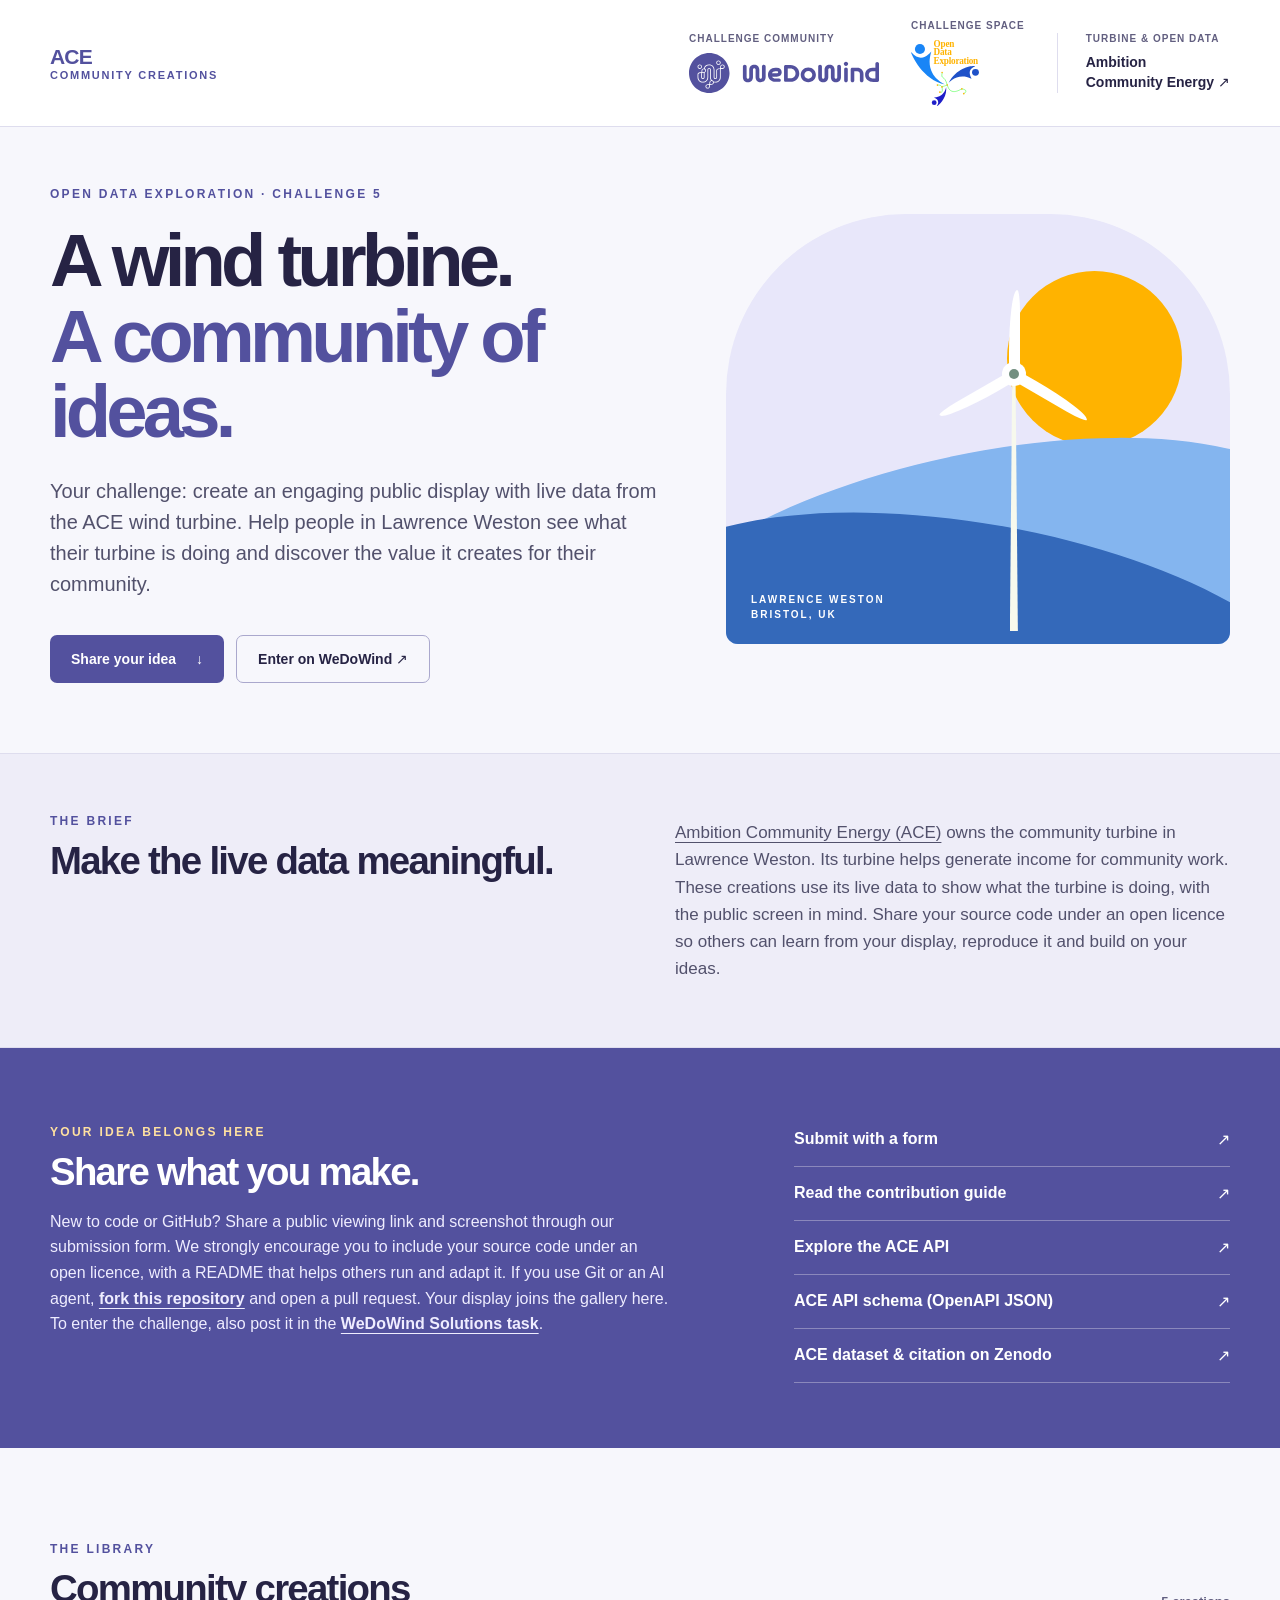
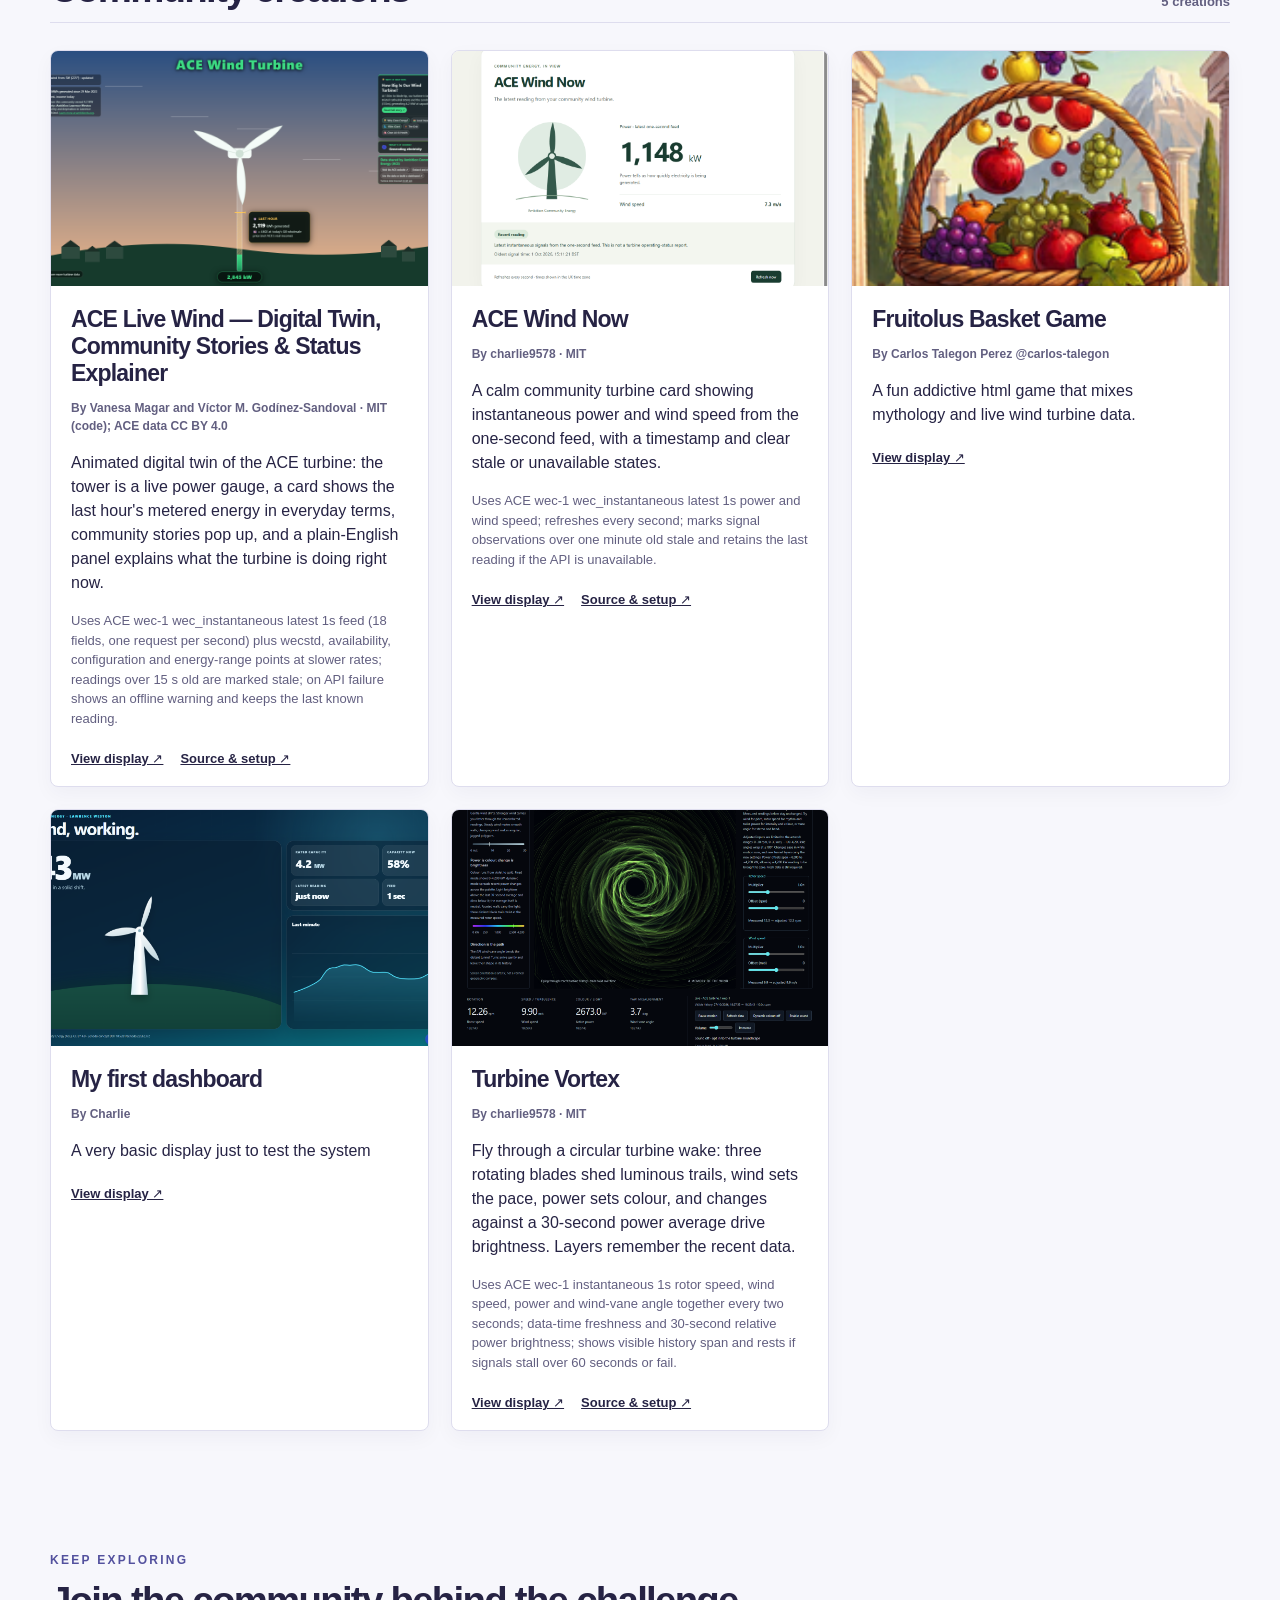
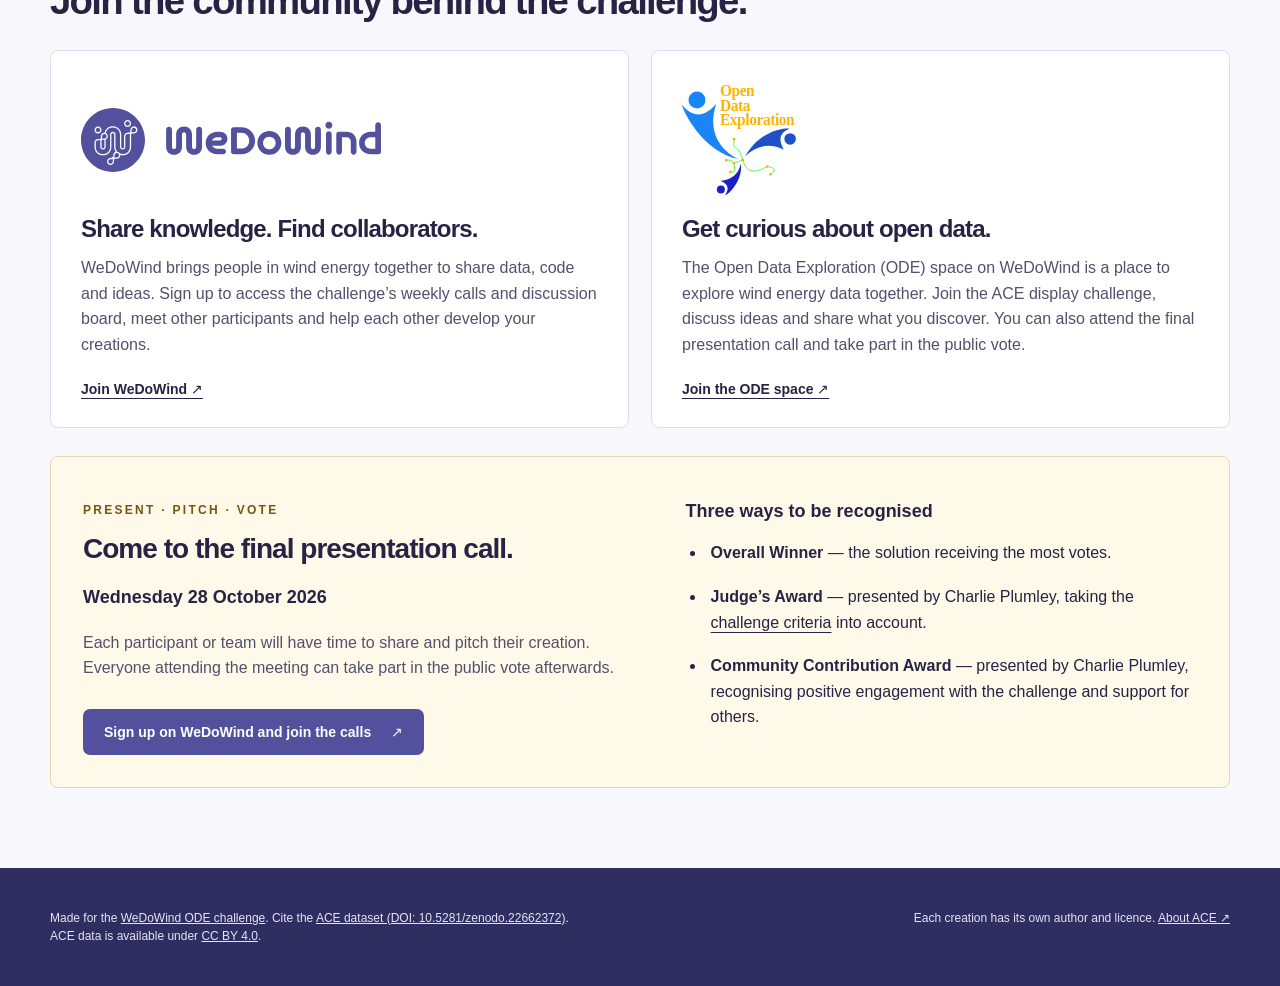
<file: site/index.html>
<!doctype html>
<html lang="en">
<head>
  <meta charset="utf-8">
  <meta name="viewport" content="width=device-width, initial-scale=1">
  <meta name="description" content="Community-created live displays for the ACE wind turbine in Lawrence Weston.">
  <title>ACE turbine · community creations</title>
  <link rel="stylesheet" href="styles.css">
  <script src="main.js" defer></script>
</head>
<body>
  <a class="skip" href="#creations">Skip to creations</a>
  <header class="masthead">
    <div class="shell nav">
      <a class="brand" href="./">ACE <small>community creations</small></a>
      <div class="organisers" aria-label="Challenge community and data provider">
        <a class="organiser wedowind" href="https://community.wedowind.ch/"><span>Challenge community</span><img src="images/brands/wedowind-logo.svg" alt="WeDoWind" width="400" height="85"></a>
        <a class="organiser ode" href="https://community.wedowind.ch/spaces/16737373/content"><span>Challenge space</span><img src="images/brands/ode-logo.svg" alt="Open Data Exploration (ODE)" width="114" height="110"></a>
        <a class="organiser ace" href="https://ambitioncommunityenergy.org/"><span>Turbine &amp; open data</span><strong>Ambition <br>Community Energy ↗</strong></a>
      </div>
    </div>
  </header>
  <main>
    <section class="hero shell" aria-labelledby="hero-title">
      <div class="hero-copy"><p class="eyebrow">Open Data Exploration · Challenge 5</p><h1 id="hero-title">A wind turbine.<br><em>A community of ideas.</em></h1><p class="intro">Your challenge: create an engaging public display with live data from the ACE wind turbine. Help people in Lawrence Weston see what their turbine is doing and discover the value it creates for their community.</p><div class="hero-actions"><a class="button primary" href="#share">Share your idea <span aria-hidden="true">↓</span></a><a class="button secondary" href="https://community.wedowind.ch/posts/open-data-exploration-solutions-107654528">Enter on WeDoWind ↗</a></div></div>
      <div class="hero-art" aria-hidden="true"><div class="sun"></div><div class="hill back"></div><div class="hill front"></div><div class="turbine"><div class="pole"></div><div class="hub"><i></i><i></i><i></i></div></div><div class="art-caption">LAWRENCE WESTON<br>BRISTOL, UK</div></div>
    </section>
    <section class="context"><div class="shell context-grid"><div><p class="eyebrow">The brief</p><h2>Make the live data meaningful.</h2></div><p><a href="https://ambitioncommunityenergy.org/">Ambition Community Energy (ACE)</a> owns the community turbine in Lawrence Weston. Its turbine helps generate income for community work. These creations use its live data to show what the turbine is doing, with the public screen in mind. Share your source code under an open licence so others can learn from your display, reproduce it and build on your ideas.</p></div></section>
    <section id="share" class="contribute" aria-labelledby="share-title"><div class="shell contribute-grid"><div><p class="eyebrow">Your idea belongs here</p><h2 id="share-title">Share what you make.</h2><p>New to code or GitHub? Share a public viewing link and screenshot through our submission form. We strongly encourage you to include your source code under an open licence, with a README that helps others run and adapt it. If you use Git or an AI agent, <a href="https://github.com/WeDoWind/WeDoWind-ODE-ACE-Challenge">fork this repository</a> and open a pull request. Your display joins the gallery here. To enter the challenge, also post it in the <a href="https://community.wedowind.ch/posts/open-data-exploration-solutions-107654528">WeDoWind Solutions task</a>.</p></div><div class="contribute-links"><a href="https://github.com/WeDoWind/WeDoWind-ODE-ACE-Challenge/issues/new?template=creation.yml">Submit with a form <span aria-hidden="true">↗</span></a><a href="https://github.com/WeDoWind/WeDoWind-ODE-ACE-Challenge/blob/main/CONTRIBUTING.md">Read the contribution guide <span aria-hidden="true">↗</span></a><a href="https://ace-api.duckdns.org/docs">Explore the ACE API <span aria-hidden="true">↗</span></a><a href="https://ace-api.duckdns.org/openapi.json">ACE API schema (OpenAPI JSON) <span aria-hidden="true">↗</span></a><a href="https://doi.org/10.5281/zenodo.22662372">ACE dataset &amp; citation on Zenodo <span aria-hidden="true">↗</span></a></div></div></section>
    <section id="creations" class="gallery shell" aria-labelledby="gallery-title"><div class="section-heading"><div><p class="eyebrow">The library</p><h2 id="gallery-title">Community creations</h2></div><p id="count" class="count" aria-live="polite"></p></div><div id="gallery" class="cards" aria-live="polite"><p class="loading">Loading creations…</p></div></section>
    <section class="community shell" aria-labelledby="community-title">
      <p class="eyebrow">Keep exploring</p><h2 id="community-title">Join the community behind the challenge.</h2>
      <div class="community-grid">
        <article class="community-card"><div class="community-logo"><img src="images/brands/wedowind-logo.svg" alt="WeDoWind" width="400" height="85"></div><h3>Share knowledge. Find collaborators.</h3><p>WeDoWind brings people in wind energy together to share data, code and ideas. Sign up to access the challenge’s weekly calls and discussion board, meet other participants and help each other develop your creations.</p><a href="https://community.wedowind.ch/">Join WeDoWind <span aria-hidden="true">↗</span></a></article>
        <article class="community-card"><div class="community-logo"><img class="ode-logo" src="images/brands/ode-logo.svg" alt="Open Data Exploration (ODE)" width="114" height="110"></div><h3>Get curious about open data.</h3><p>The Open Data Exploration (ODE) space on WeDoWind is a place to explore wind energy data together. Join the ACE display challenge, discuss ideas and share what you discover. You can also attend the final presentation call and take part in the public vote.</p><a href="https://community.wedowind.ch/spaces/16737373/content">Join the ODE space <span aria-hidden="true">↗</span></a></article>
      </div>
      <div class="final-call" aria-labelledby="final-call-title">
        <div><p class="eyebrow">Present · pitch · vote</p><h3 id="final-call-title">Come to the final presentation call.</h3><p class="event-date"><time datetime="2026-10-28">Wednesday 28 October 2026</time></p><p>Each participant or team will have time to share and pitch their creation. Everyone attending the meeting can take part in the public vote afterwards.</p><a class="button primary" href="https://community.wedowind.ch/spaces/16737373/content">Sign up on WeDoWind and join the calls <span aria-hidden="true">↗</span></a></div>
        <div class="awards"><h4>Three ways to be recognised</h4><ul><li><strong>Overall Winner</strong> — the solution receiving the most votes.</li><li><strong>Judge’s Award</strong> — presented by Charlie Plumley, taking the <a href="https://community.wedowind.ch/posts/open-data-exploration-challenge-5-ace-public-communication-display">challenge criteria</a> into account.</li><li><strong>Community Contribution Award</strong> — presented by Charlie Plumley, recognising positive engagement with the challenge and support for others.</li></ul></div>
      </div>
    </section>
  </main>
  <footer><div class="shell footer-grid"><p>Made for the <a href="https://community.wedowind.ch/posts/open-data-exploration-challenge-5-ace-public-communication-display">WeDoWind ODE challenge</a>. Cite the <a href="https://doi.org/10.5281/zenodo.22662372">ACE dataset (DOI: 10.5281/zenodo.22662372)</a>. ACE data is available under <a href="https://creativecommons.org/licenses/by/4.0/">CC BY 4.0</a>.</p><p>Each creation has its own author and licence. <a href="https://ambitioncommunityenergy.org/">About ACE ↗</a></p></div></footer>
</body>
</html>
</file>
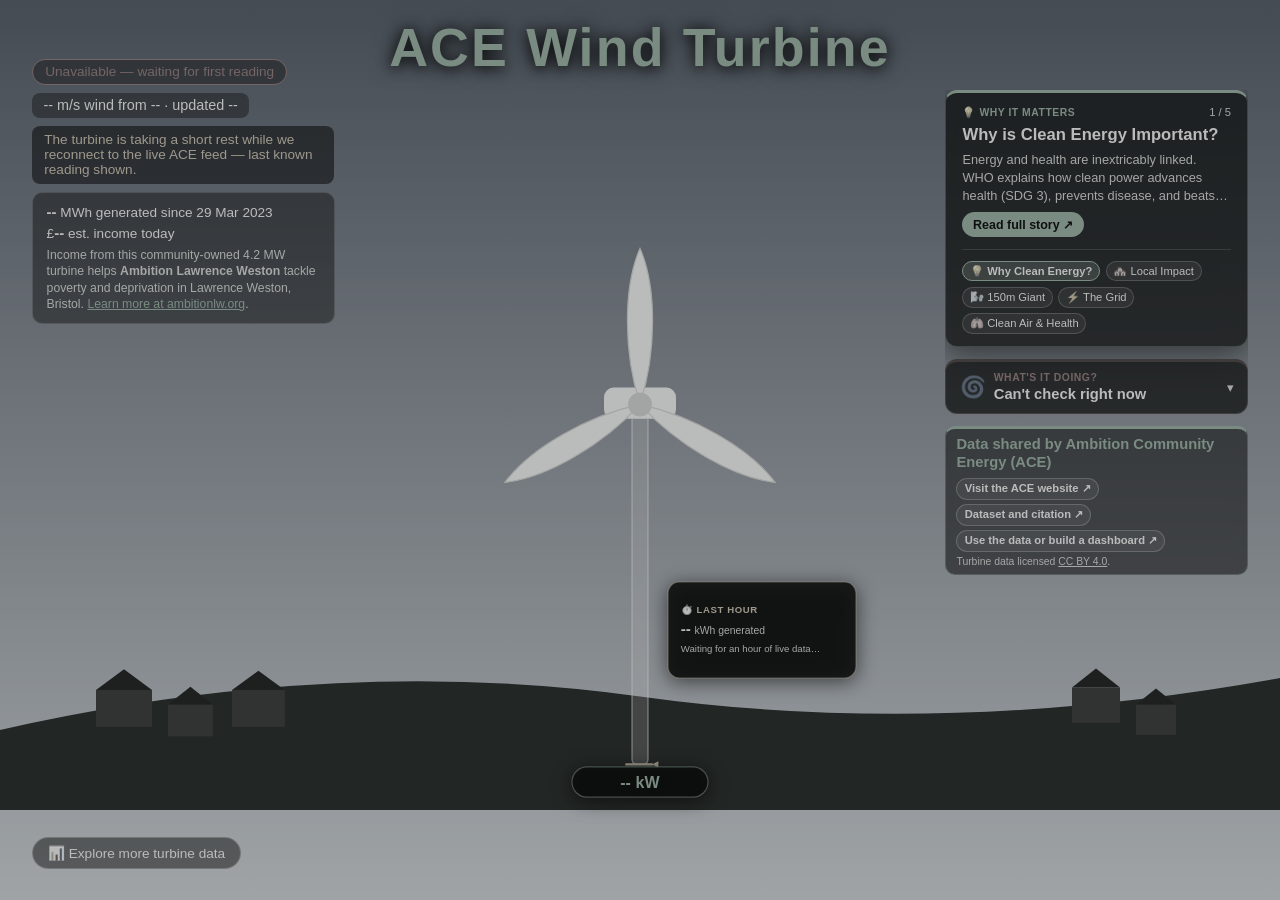
<file: site/creations/ace-live-wind/index.html>
<!doctype html>
<html lang="en">
<head>
  <meta charset="UTF-8" />
  <meta name="viewport" content="width=device-width, initial-scale=1" />
  <title>ACE Live Wind — Digital Twin, Community Stories & Status Explainer</title>
  <meta name="description" content="A live animated digital twin of the Ambition Community Energy (ACE) wind turbine in Lawrence Weston, driven by real-time ACE API data, featuring interactive right-hand text pop-ups exploring why clean energy matters, WHO global health linkages, local community impact, and a plain-English explainer for what the turbine is doing right now." />
  <link rel="stylesheet" href="styles.css" />
</head>
<body>
  <div class="scene" id="scene">
    <div class="sky" id="sky"></div>
    <div class="wind-layer" id="wind-layer" aria-hidden="true"></div>

    <svg class="landscape" viewBox="0 0 1600 900" preserveAspectRatio="xMidYMid meet" role="img"
         aria-label="Animated illustration of the ACE wind turbine overlooking Lawrence Weston">
      <defs>
        <linearGradient id="tower-power-gradient" x1="0" y1="1" x2="0" y2="0">
          <stop offset="0%" stop-color="#1f9e63" />
          <stop offset="100%" stop-color="#3ddc84" />
        </linearGradient>
        <clipPath id="tower-clip">
          <rect x="790" y="393" width="20" height="450" rx="6" />
        </clipPath>
        <!-- Diagonal hatch used for the "last hour" average-output band, so it
             reads as a distinct section of the tower from the live power fill. -->
        <pattern id="hour-avg-pattern" width="8" height="8" patternTransform="rotate(45)" patternUnits="userSpaceOnUse">
          <rect width="8" height="8" fill="rgba(255, 200, 87, 0.16)" />
          <line x1="0" y1="0" x2="0" y2="8" stroke="rgba(255, 200, 87, 0.6)" stroke-width="2" />
        </pattern>
      </defs>

      <path class="hill" d="M0,900 L0,800 Q420,705 800,758 T1600,735 L1600,900 Z" />

      <g class="houses">
        <g transform="translate(120,750)"><rect width="70" height="46" class="house-body" /><polygon points="0,0 35,-26 70,0" class="house-roof" /></g>
        <g transform="translate(210,768)"><rect width="56" height="40" class="house-body" /><polygon points="0,0 28,-22 56,0" class="house-roof" /></g>
        <g transform="translate(290,750)"><rect width="66" height="46" class="house-body" /><polygon points="0,0 33,-24 66,0" class="house-roof" /></g>
        <g transform="translate(1340,747)"><rect width="60" height="44" class="house-body" /><polygon points="0,0 30,-24 60,0" class="house-roof" /></g>
        <g transform="translate(1420,768)"><rect width="50" height="38" class="house-body" /><polygon points="0,0 25,-20 50,0" class="house-roof" /></g>
      </g>

      <!-- Turbine Tower / Live Active Power Generation Gauge -->
      <g class="tower-gauge" id="tower-gauge" aria-label="Turbine tower active power generation gauge">
        <!-- Tower track background (4.2 MW capacity) -->
        <rect x="790" y="393" width="20" height="450" rx="6" class="tower-track" />
        <!-- Last-hour average-output band (hatched) and live active power fill
             (solid), both rising from the base against the same 0–4.2 MW scale
             as the tower itself. Last-hour kWh is converted to an equivalent
             average kW (kWh ÷ 1h) so it can share this scale — see
             updateHourPanel() in app.js. -->
        <g clip-path="url(#tower-clip)">
          <rect id="hour-avg-fill" x="790" y="843" width="20" height="0" class="tower-hour-avg-fill" />
          <rect id="meter-fill" x="790" y="843" width="20" height="0" class="tower-fill" />
        </g>
        <!-- Tower outer border -->
        <rect x="790" y="393" width="20" height="450" rx="6" class="tower-outline" />

        <!-- Always-visible marker for the last-hour average level, so it stays
             readable even when the live fill currently covers that height. -->
        <g id="hour-avg-marker" class="hour-avg-marker" aria-hidden="true">
          <line id="hour-avg-marker-line" x1="783" y1="843" x2="815" y2="843" class="hour-avg-marker-line" />
          <polygon id="hour-avg-marker-arrow" points="815,843 823,839 823,847" class="hour-avg-marker-arrow" />
        </g>

        <!-- Live active power badge directly under the tower -->
        <g class="tower-power-badge" transform="translate(800, 865)">
          <rect x="-85" y="-19" width="170" height="38" rx="19" class="tower-power-bg" />
          <text text-anchor="middle" dominant-baseline="central" class="tower-power-text">
            <tspan id="power-value" class="tower-power-val">--</tspan>
            <tspan class="tower-power-unit"> kW</tspan>
          </text>
        </g>

        <!-- "Last hour" energy card: floats beside the tower, positioned
             below the rotor's full sweep circle (radius ~195 around the hub
             at 800,393) so the spinning blades never pass over it. The
             dashed marker line above shows where this sits on the tower's
             own 0–4.2 MW scale; this card spells out the exact kWh plus a
             few relatable equivalences (see buildHourMessages() in app.js).
             Text lives in a foreignObject (plain HTML) rather than SVG
             <text>, so it wraps naturally instead of overflowing the card. -->
        <g class="tower-hour-card" transform="translate(835, 615)" aria-label="Electricity generated in the last hour">
          <rect x="0" y="0" width="235" height="120" rx="14" class="tower-hour-card-bg" />
          <foreignObject x="0" y="0" width="235" height="120">
            <div xmlns="http://www.w3.org/1999/xhtml" class="tower-hour-card-content">
              <div class="tower-hour-card-label">⏱️ LAST HOUR</div>
              <div class="tower-hour-card-value">
                <span id="hour-energy-value" class="tower-hour-card-num">--</span>
                <span class="tower-hour-card-unit"> kWh generated</span>
              </div>
              <div class="tower-hour-card-ticker" id="hour-ticker-text">Waiting for an hour of live data…</div>
            </div>
          </foreignObject>
        </g>
      </g>
      <g id="yaw-group">
        <rect x="755" y="372" width="90" height="39" rx="12" class="nacelle" />
        <g id="rotor" class="rotor">
          <path class="blade" d="M800,393 C779,327 779,246 800,198 C821,246 821,327 800,393 Z" />
          <path class="blade" d="M800,393 C779,327 779,246 800,198 C821,246 821,327 800,393 Z" transform="rotate(120 800 393)" />
          <path class="blade" d="M800,393 C779,327 779,246 800,198 C821,246 821,327 800,393 Z" transform="rotate(240 800 393)" />
          <circle cx="800" cy="393" r="15" class="hub" />
        </g>
      </g>
    </svg>

    <h1 class="scene-title">ACE Wind Turbine</h1>

    <!-- Right-hand rail: story dock, status explainer, and credits all stack in one
         flex column so none of them can ever overlap, regardless of content length. -->
    <div class="right-rail">
      <!-- Story & "Why?" dock -->
      <aside class="story-dock" id="story-dock" aria-label="Community Stories and Why Clean Energy Matters">
        <div class="story-dock-top">
          <span class="story-dock-badge">💡 WHY IT MATTERS</span>
          <span class="story-dock-counter" id="story-dock-counter" aria-live="off">1 / 5</span>
        </div>

        <div class="story-dock-teaser" id="story-dock-teaser">
          <h2 class="story-dock-title" id="teaser-title">Why Clean Energy?</h2>
          <p class="story-dock-snippet" id="teaser-snippet">
            Energy and health are inextricably linked. WHO explains how clean power advances health (SDG 3) and beats poverty…
          </p>
          <button type="button" class="story-dock-btn" id="teaser-read-btn">
            Read full story ↗
          </button>
        </div>

        <div class="story-pills" role="tablist" aria-label="Choose story topic">
          <button type="button" class="story-pill active" data-story-id="why-clean-energy" role="tab" aria-selected="true">💡 Why Clean Energy?</button>
          <button type="button" class="story-pill" data-story-id="community-wealth" role="tab" aria-selected="false">🏘️ Local Impact</button>
          <button type="button" class="story-pill" data-story-id="turbine-scale" role="tab" aria-selected="false">🌬️ 150m Giant</button>
          <button type="button" class="story-pill" data-story-id="grid-connection" role="tab" aria-selected="false">⚡ The Grid</button>
          <button type="button" class="story-pill" data-story-id="clean-air" role="tab" aria-selected="false">🫁 Clean Air & Health</button>
        </div>
      </aside>

      <!-- "What's it doing right now?" status explainer -->
      <aside class="status-dock" id="status-dock" aria-label="What the turbine is doing right now">
        <button type="button" class="status-dock-header" id="status-dock-toggle" aria-expanded="false" aria-controls="status-dock-body">
          <span class="status-dock-icon" id="status-dock-icon" aria-hidden="true">🌀</span>
          <span class="status-dock-heading">
            <span class="status-dock-label">WHAT'S IT DOING?</span>
            <span class="status-dock-headline" id="status-dock-headline">Checking…</span>
          </span>
          <span class="status-dock-chevron" id="status-dock-chevron" aria-hidden="true">▾</span>
        </button>

        <div class="status-dock-body" id="status-dock-body" hidden>
          <p class="status-dock-explain" id="status-dock-explain">
            Waiting for a live reading from the turbine…
          </p>

          <button type="button" class="status-dock-specs-toggle" id="status-dock-specs-toggle" aria-expanded="false" aria-controls="status-dock-specs">
            Show turbine specs ▾
          </button>
          <div class="status-dock-specs" id="status-dock-specs" hidden>
            <dl class="status-dock-specs-list" id="status-dock-specs-list">
              <div class="status-dock-specs-row"><dt>Model</dt><dd id="spec-model">--</dd></div>
              <div class="status-dock-specs-row"><dt>Serial number</dt><dd id="spec-serial">--</dd></div>
              <div class="status-dock-specs-row"><dt>Rated power</dt><dd id="spec-power">--</dd></div>
              <div class="status-dock-specs-row"><dt>In operation since</dt><dd id="spec-commissioned">--</dd></div>
              <div class="status-dock-specs-row"><dt>Location</dt><dd id="spec-location">--</dd></div>
            </dl>

            <p class="status-dock-specs-note">
              Live from ACE's API. <strong>"EP3-CS02"</strong> is Enercon's
              control-platform code for this Enercon E-115 EP3 turbine.
            </p>
            <dl class="status-dock-specs-list status-dock-specs-list--reference">
              <div class="status-dock-specs-row"><dt>Rotor diameter</dt><dd>115.7 m</dd></div>
              <div class="status-dock-specs-row"><dt>Swept area</dt><dd>10,515.5 m²</dd></div>
              <div class="status-dock-specs-row"><dt>Hub height</dt><dd>92 m</dd></div>
              <div class="status-dock-specs-row"><dt>Tip height</dt><dd>150 m</dd></div>
            </dl>
            <p class="status-dock-specs-note">
              Enercon E-115 dimensions, from Enercon's own data sheet and
              Wikipedia's sourced technical summary for this turbine — not
              pulled from ACE's live API.
              <a href="https://en.wikipedia.org/wiki/Ambition_Community_Energy" target="_blank" rel="noopener">Wikipedia ↗</a>
              ·
              <a href="https://pdf.archiexpo.com/viewerCatalog/enercon/data-sheets-enercon/88093-354545-_21.html#open" target="_blank" rel="noopener">Enercon E-115 data sheet ↗</a>
            </p>
          </div>
        </div>
      </aside>

      <!-- Credits and outbound links -->
      <div class="credits-box">
        <p class="credits-title">Data shared by Ambition Community Energy (ACE)</p>
        <div class="credits-links">
          <a class="credits-link" href="https://ambitioncommunityenergy.org/" target="_blank" rel="noopener">Visit the ACE website ↗</a>
          <a class="credits-link" href="https://doi.org/10.5281/zenodo.22662372" target="_blank" rel="noopener">Dataset and citation ↗</a>
          <a class="credits-link" href="https://ace-api.duckdns.org/dashboard/" target="_blank" rel="noopener">Use the data or build a dashboard ↗</a>
        </div>
        <p class="credits-fineprint">
          Turbine data licensed <a href="https://creativecommons.org/licenses/by/4.0/" target="_blank" rel="noopener">CC BY 4.0</a>.
        </p>
      </div>
    </div>

    <!-- Left-hand side live status & mission overlay -->
    <div class="overlay">
      <div class="freshness" id="freshness" role="status">Connecting…</div>
      <div class="readout">
        <span id="wind-value">--</span> m/s wind from <span id="heading-value">--</span> · updated <span id="observed-value">--</span>
      </div>
      <div class="fallback-message" id="fallback-message" hidden>
        The turbine is taking a short rest while we reconnect to the live ACE feed — last known reading shown.
      </div>

      <div class="info-panel">
        <div class="info-stat"><strong id="lifetime-energy">--</strong> MWh generated since 29 Mar 2023</div>
        <div class="info-stat">£<strong id="income-today">--</strong> est. income today</div>
        <p class="mission">
          Income from this community-owned 4.2 MW turbine helps <strong>Ambition Lawrence Weston</strong>
          tackle poverty and deprivation in Lawrence Weston, Bristol.
          <a href="https://www.ambitionlw.org/" target="_blank" rel="noopener">Learn more at ambitionlw.org</a>.
        </p>
      </div>
    </div>

    <!-- Bottom-left: Collapsible 17-signal explorer -->
    <div class="explorer" id="explorer">
      <button type="button" class="explorer-toggle" id="explorer-toggle" aria-expanded="false" aria-controls="explorer-panel">
        📊 Explore more turbine data
      </button>
      <div class="explorer-panel" id="explorer-panel" hidden>
        <label class="explorer-label" for="signal-select">Choose a signal</label>
        <select id="signal-select" class="explorer-select"></select>

        <div class="explorer-value-row">
          <span class="explorer-value" id="signal-value">--</span>
          <span class="explorer-unit" id="signal-unit"></span>
        </div>
        <div class="explorer-freshness" id="signal-freshness">--</div>

        <div class="explorer-chart-wrap">
          <svg id="signal-chart" class="explorer-chart" viewBox="0 0 600 180" preserveAspectRatio="none" role="img" aria-label="Recent history chart for the selected signal"></svg>
          <div class="explorer-chart-status" id="chart-status">Loading history…</div>
        </div>
        <div class="explorer-legend" id="signal-legend" hidden></div>

        <p class="explorer-note">
          History is a recent sample from the live ACE feed, not a guarantee of every reading.
          See this concept's README for each signal's exact source, resolution and update cadence.
        </p>
      </div>
    </div>
  </div>

  <!-- Interactive Story Pop-up Modal -->
  <div class="story-modal-backdrop" id="story-modal-backdrop" hidden>
    <div class="story-modal" id="story-modal" role="dialog" aria-modal="true" aria-labelledby="modal-title">
      <div class="modal-header">
        <div class="modal-tag-row">
          <span class="modal-tag" id="modal-tag">GLOBAL HEALTH & SDGS</span>
        </div>
        <button type="button" class="modal-close" id="modal-close" aria-label="Close story dialog">✕</button>
      </div>

      <div class="modal-title-row">
        <span class="modal-icon" id="modal-icon">💡</span>
        <div>
          <h2 class="modal-title" id="modal-title">Why Clean Energy?</h2>
          <p class="modal-subtitle" id="modal-subtitle">Energy and health are inextricably linked — from global goals to our homes in Lawrence Weston.</p>
        </div>
      </div>

      <div class="modal-sdgs" id="modal-sdgs" aria-label="Related Sustainable Development Goals"></div>

      <div class="modal-body" id="modal-body">
        <!-- Injected dynamically from app.js -->
      </div>

      <div class="modal-links" id="modal-links">
        <!-- Outbound source links injected here -->
      </div>

      <div class="modal-footer">
        <button type="button" class="modal-nav-btn" id="modal-prev-btn">← Previous topic</button>
        <div class="modal-dots" id="modal-dots" aria-hidden="true"></div>
        <button type="button" class="modal-nav-btn" id="modal-next-btn">Next topic →</button>
      </div>
    </div>
  </div>

  <script type="module" src="app.js"></script>
</body>
</html>
</file>
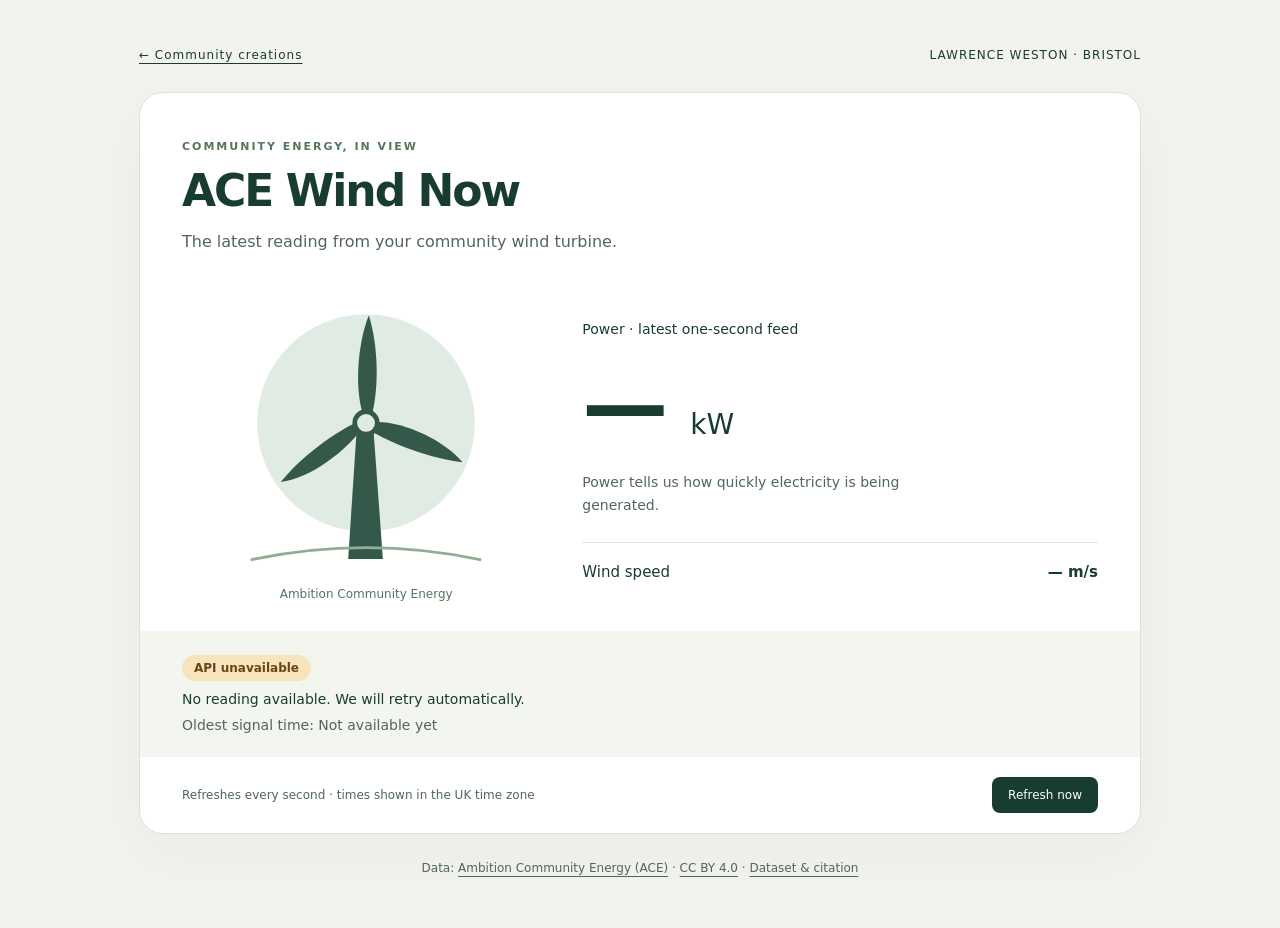
<file: site/creations/ace-wind-now/index.html>
<!doctype html>
<html lang="en"><head><meta charset="utf-8"><meta name="viewport" content="width=device-width,initial-scale=1"><title>ACE Wind Now</title><link rel="stylesheet" href="style.css"><script src="app.js" defer></script></head>
<body><main><header><a href="../../">← Community creations</a><span>LAWRENCE WESTON · BRISTOL</span></header>
<section class="card" aria-labelledby="title"><div class="intro"><p class="eyebrow">COMMUNITY ENERGY, IN VIEW</p><h1 id="title">ACE Wind Now</h1><p>The latest reading from your community wind turbine.</p></div>
<div class="readings"><div class="art" aria-hidden="true"><svg viewBox="0 0 320 320"><circle cx="160" cy="145" r="116" fill="#e0ece3"/><path d="M150 153 L141 290 H178 L168 153" fill="#34594b"/><g fill="#34594b"><path d="M160 145 C146 113 151 60 163 30 C173 62 175 110 164 145Z"/><path d="M160 145 C193 139 242 162 263 187 C231 183 187 168 160 150Z"/><path d="M160 145 C141 174 101 204 69 208 C89 183 126 154 157 141Z"/></g><circle cx="160" cy="145" r="12" fill="#e0ece3" stroke="#34594b" stroke-width="5"/><path d="M37 291 Q160 265 283 291" fill="none" stroke="#91ad96" stroke-width="3"/></svg><span>Ambition Community Energy</span></div>
<div class="numbers"><p class="label">Power · latest one-second feed</p><p class="power"><span id="power">—</span> <span class="unit">kW</span></p><p class="explain">Power tells us how quickly electricity is being generated.</p><div class="wind"><span>Wind speed</span><strong><span id="wind">—</span> m/s</strong></div></div></div>
<div class="status-area" aria-live="polite"><span id="status" class="badge">Loading</span><p id="message">Fetching the latest ACE reading…</p><p class="timestamp">Oldest signal time: <time id="timestamp">Not available yet</time></p></div>
<footer><span>Refreshes every second · times shown in the UK time zone</span><button id="refresh" type="button">Refresh now</button></footer></section>
<p class="credit">Data: <a href="https://ambitioncommunityenergy.org/">Ambition Community Energy (ACE)</a> · <a href="https://creativecommons.org/licenses/by/4.0/">CC BY 4.0</a> · <a href="https://doi.org/10.5281/zenodo.22662372">Dataset &amp; citation</a></p></main></body></html>
</file>
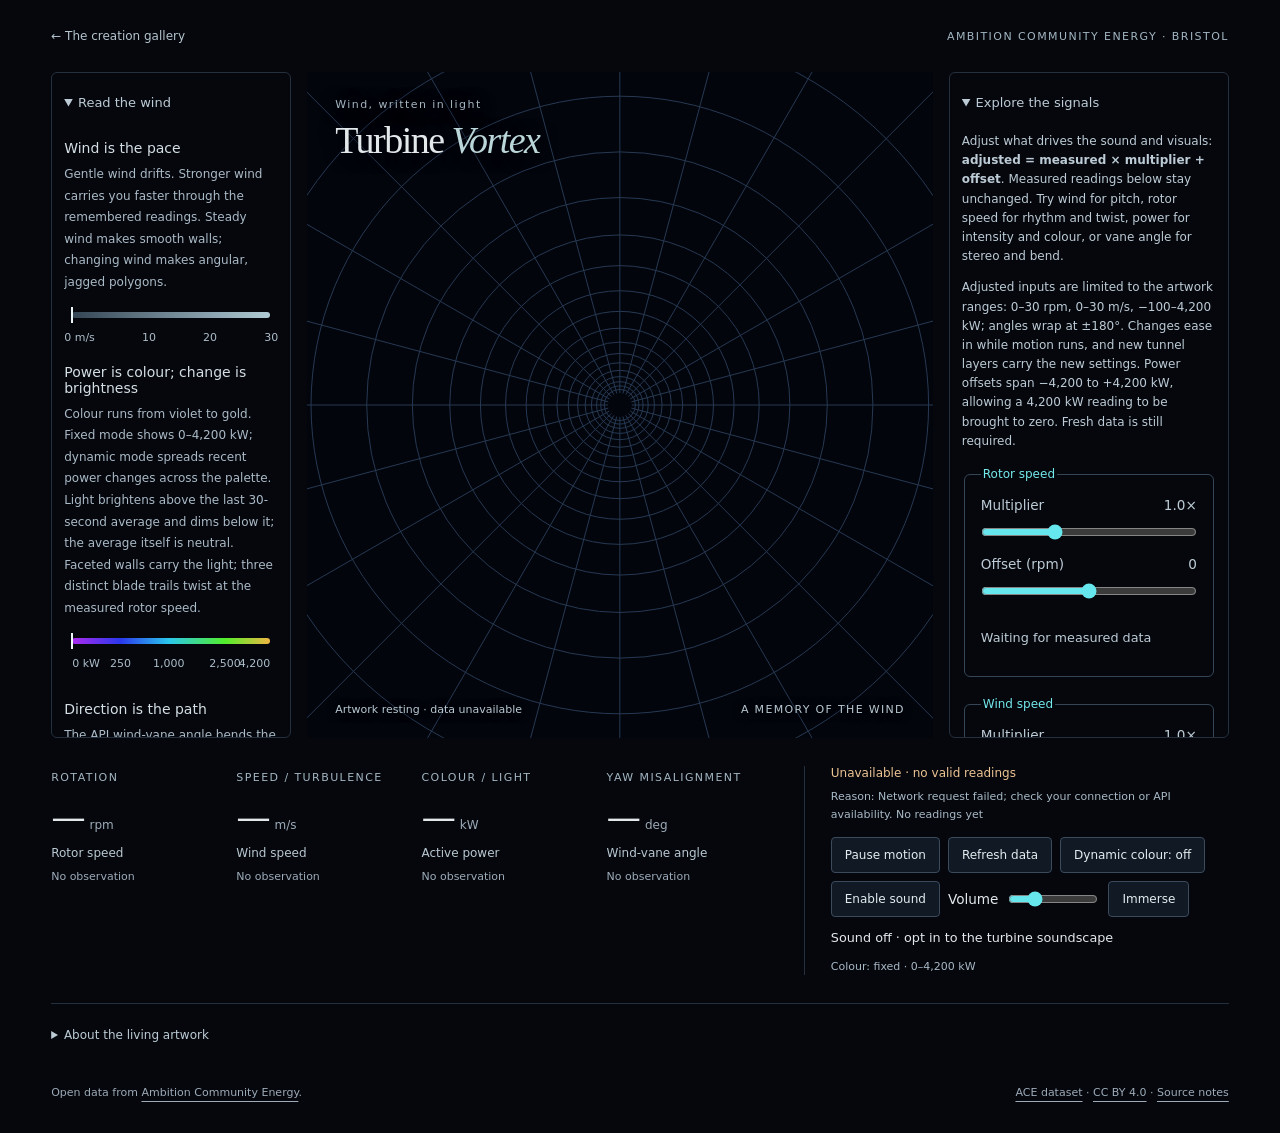
<file: site/creations/turbine-vortex/index.html>
<!doctype html>
<html lang="en">
<head><meta charset="utf-8"><meta name="viewport" content="width=device-width, initial-scale=1"><meta name="description" content="A living tunnel of turbine history. Learn to see wind speed, power and the wind-vane angle in moving light."><title>Turbine Vortex · ACE living artwork</title><link rel="stylesheet" href="./style.css"></head>
<body><main>
<header><a class="back" href="../../">← The creation gallery</a><span class="eyebrow">AMBITION COMMUNITY ENERGY · BRISTOL</span></header>
<div class="vortex-layout">
<details class="reading-guide" open><summary>Read the wind</summary><div class="legend-grid">
<div><h2>Wind is the pace</h2><p>Gentle wind drifts. Stronger wind carries you faster through the remembered readings. Steady wind makes smooth walls; changing wind makes angular, jagged polygons.</p><div class="scale wind-scale" aria-hidden="true"><i id="wind-marker"></i></div><div class="scale-labels"><span>0 m/s</span><span>10</span><span>20</span><span>30</span></div></div>
<div><h2>Power is colour; change is brightness</h2><p>Colour runs from violet to gold. Fixed mode shows 0–4,200 kW; dynamic mode spreads recent power changes across the palette. Light brightens above the last 30-second average and dims below it; the average itself is neutral. Faceted walls carry the light; three distinct blade trails twist at the measured rotor speed.</p><div class="scale power-scale" aria-hidden="true"><i id="power-marker"></i></div><div class="power-labels" id="power-labels"><span style="--at:0%">0 kW</span><span style="--at:24.4%">250</span><span style="--at:48.8%">1,000</span><span style="--at:77.2%">2,500</span><span style="--at:100%">4,200</span></div></div>
<div><h2>Direction is the path</h2><p>The API wind-vane angle bends the distant tunnel. Turns arrive gently and leave their shape in its history.</p><p class="quiet-note">Screen orientation is artistic, not a verified geographic compass.</p></div>
</div><p class="guide-note">At original mixer settings, wind speed keeps its fixed meaning. The signal mixer adjusts both sound and visuals; scale markers show the adjusted inputs. Power colour uses the selected fixed or dynamic scale. Brightness reveals the change against a rolling 30-second power average. Recent variation adds small ripples and colour accents. The newest conditions appear in the distance and travel towards you.</p></details>
<section class="artwork" aria-labelledby="title">
<canvas id="vortex" role="img" aria-label="A glowing tunnel of recent turbine history: wind speed controls travel and ripples, power controls colour and light density, wind changes sharpen polygonal tunnel walls and rotor speed twists three distinct blade wake trails, and the API wind-vane angle bends the path."></canvas>
<div class="intro"><p class="eyebrow">Wind, written in light</p><h1 id="title">Turbine <em>Vortex</em></h1></div>
<div class="art-caption"><span id="mode">Waiting for turbine observations</span><span class="coordinates">A MEMORY OF THE WIND</span></div>
</section>
<details class="signal-mixer" open><summary>Explore the signals</summary>
<p>Adjust what drives the sound and visuals: <strong>adjusted = measured × multiplier + offset</strong>. Measured readings below stay unchanged. Try wind for pitch, rotor speed for rhythm and twist, power for intensity and colour, or vane angle for stereo and bend.</p>
<p>Adjusted inputs are limited to the artwork ranges: 0–30 rpm, 0–30 m/s, −100–4,200 kW; angles wrap at ±180°. Changes ease in while motion runs, and new tunnel layers carry the new settings. Power offsets span −4,200 to +4,200 kW, allowing a 4,200 kW reading to be brought to zero. Fresh data is still required.</p>
<div id="mixer-signals"></div><button id="mixer-reset" type="button">Reset all signals</button><p id="mixer-status" role="status">Original mapping · multipliers 1×, offsets 0</p>
</details>
</div>
<section class="instrument" aria-label="Turbine observations and artwork controls"><div class="readings">
<div><span class="eyebrow">ROTATION</span><p><strong id="rpm">—</strong> <span>rpm</span></p><span class="label">Rotor speed</span><time id="rpm-time">No observation</time></div>
<div><span class="eyebrow">SPEED / TURBULENCE</span><p><strong id="wind">—</strong> <span>m/s</span></p><span class="label">Wind speed</span><time id="wind-time">No observation</time></div>
<div><span class="eyebrow">COLOUR / LIGHT</span><p><strong id="power">—</strong> <span>kW</span></p><span class="label">Active power</span><time id="power-time">No observation</time></div>
<div><span class="eyebrow">YAW MISALIGNMENT</span><p><strong id="direction">—</strong> <span>deg</span></p><span class="label">Wind-vane angle</span><time id="direction-time">No observation</time></div>
</div><div class="connection"><p id="status" role="status">Connecting to ACE…</p><p id="observed">No readings yet</p><div class="controls"><button id="pause" type="button" aria-pressed="false">Pause motion</button><button id="refresh" type="button">Refresh data</button><button id="colour-toggle" type="button" aria-pressed="false">Dynamic colour: off</button><button id="sound-toggle" type="button" aria-pressed="false">Enable sound</button><label class="sound-volume">Volume <input id="sound-volume" type="range" min="0" max="100" value="25" aria-label="Sound volume"></label><button id="fullscreen" type="button">Immerse</button></div><p id="sound-status" role="status">Sound off · opt in to the turbine soundscape</p><p id="colour-scale-status" class="colour-scale-status">Colour: fixed · 0–4,200 kW</p></div></section>
<details class="technical-notes"><summary>About the living artwork</summary><div class="explanation"><p>Measured RPM turns three distinct blade trails, spaced 120 degrees apart, together with the polygonal walls. The three-blade motion uses the measured RPM; a separate slow artistic roll turns the whole scene. The rotor itself is hidden; this is an artistic wake, not a fluid simulation. Wind controls travel and ripples, power controls colour and streak density while its deviation from a 30-second mean controls brightness, and wind-vane angle steers the tunnel. These are artistic mappings, not a physical simulation. History builds from live readings during this visit; startup geometry uses the first reading throughout.</p><p>One combined request every two seconds. Observation timestamps come from the data, displayed in your local timezone. The visible-history span shows the oldest and newest observations still represented. Freshness uses API-relative signal ages and elapsed time since observations advance, not differences from the computer clock. If any signal is invalid, unavailable or stops advancing for over 60 seconds, the artwork rests with labelled retained readings. No simulated readings replace live data.</p><p>Immerse fills the screen. Its controls fade after six seconds of inactivity; move, tap or use the keyboard to bring them back. Connection warnings remain visible. Pause and reduced-motion support are available throughout.</p></div></details>
<footer><span>Open data from <a href="https://ambitioncommunityenergy.org/">Ambition Community Energy</a>.</span><span><a href="https://doi.org/10.5281/zenodo.22662372">ACE dataset</a> · <a href="https://creativecommons.org/licenses/by/4.0/">CC BY 4.0</a> · <a href="./README.md">Source notes</a></span></footer>
</main><script type="module" src="./artwork.mjs"></script></body></html>
</file>
<file: site/styles.css>
:root{font-family:Arial,Helvetica,sans-serif;color:#262344;background:#f7f7fc;font-synthesis:none}*{box-sizing:border-box}html{scroll-behavior:smooth}body{margin:0}a{color:inherit}a:focus-visible,button:focus-visible{outline:3px solid #925700;outline-offset:4px}.shell{width:min(1180px,calc(100% - 48px));margin:auto}.skip{position:absolute;top:-100px;left:1rem;background:#fff;padding:1rem;z-index:10}.skip:focus{top:1rem}.masthead{background:#f7f7fc;border-bottom:1px solid #deddee}.nav{min-height:78px;display:flex;justify-content:space-between;align-items:center;gap:20px}.brand{display:flex;align-items:center;gap:12px;font-size:21px;font-weight:800;letter-spacing:-.04em;text-decoration:none}.brand small{display:block;font-size:11px;text-transform:uppercase;letter-spacing:.16em;font-weight:700}.brand-mark{width:39px;height:39px;display:grid;place-items:center;background:#d9e8c0;border-radius:50%;font-size:29px;line-height:1}.nav-link{font-size:13px;font-weight:700;text-decoration:none;border-bottom:1px solid}.hero{display:grid;grid-template-columns:1.1fr .9fr;min-height:590px;align-items:center;gap:60px;padding-top:62px;padding-bottom:70px}.eyebrow{font-size:12px;text-transform:uppercase;letter-spacing:.19em;font-weight:800;color:#53519e}.hero h1{font-size:clamp(48px,5.8vw,82px);line-height:1.02;letter-spacing:-.065em;margin:22px 0 26px}.hero h1 em{font-style:normal;color:#53519e}.intro{font-size:20px;line-height:1.55;max-width:650px;color:#52516c}.hero-actions{display:flex;flex-wrap:wrap;gap:12px;margin-top:35px}.button{display:inline-flex;align-items:center;gap:20px;padding:15px 21px;border-radius:7px;text-decoration:none;font-size:14px;font-weight:800}.primary{background:#53519e;color:white}.primary:hover{background:#403e80}.secondary{border:1px solid #aaa8cd}.secondary:hover{background:#eeedf8}.hero-art{height:430px;position:relative;overflow:hidden;background:#e8e7fa;border-radius:180px 180px 12px 12px}.sun{position:absolute;width:175px;height:175px;border-radius:50%;background:#ffb300;top:57px;right:48px}.hill{position:absolute;width:140%;height:270px;border-radius:50% 50% 0 0;left:-20%;bottom:-150px}.hill.back{background:#84b5ef;transform:rotate(-12deg);bottom:-80px}.hill.front{background:#3469ba;transform:rotate(10deg)}.turbine{position:absolute;left:47%;top:76px;height:330px;width:100px}.pole{height:260px;width:8px;position:absolute;top:81px;left:47px;background:#f7f9ed;clip-path:polygon(30% 0,70% 0,100% 100%,0 100%)}.hub{position:absolute;left:39px;top:72px;width:24px;height:24px;border-radius:50%;background:#fff;z-index:2;animation:turn 14s linear infinite}.hub:after{content:"";position:absolute;inset:7px;background:#738f80;border-radius:50%}.hub i{position:absolute;width:11px;height:85px;left:7px;bottom:11px;background:#fff;border-radius:90% 30% 10% 10%;transform-origin:bottom center}.hub i:nth-child(2){transform:rotate(120deg)}.hub i:nth-child(3){transform:rotate(240deg)}@keyframes turn{to{transform:rotate(360deg)}}.art-caption{position:absolute;bottom:22px;left:25px;color:#ffffff;font-size:10px;line-height:1.5;letter-spacing:.2em;font-weight:800}.context{background:#eeedf8;border-top:1px solid #deddee;border-bottom:1px solid #deddee}.context-grid{display:grid;grid-template-columns:1fr 1fr;gap:70px;padding:48px 0}.context h2,.gallery h2,.contribute h2{font-size:clamp(32px,3vw,45px);line-height:1.08;letter-spacing:-.045em;margin:12px 0}.context-grid>p{font-size:17px;line-height:1.6;color:#52516c;max-width:570px}.gallery{padding-top:82px;padding-bottom:110px;min-height:370px}.section-heading{display:flex;justify-content:space-between;align-items:end;border-bottom:1px solid #deddee;margin-bottom:27px}.count{font-size:13px;color:#625f80;font-weight:700}.cards{display:grid;grid-template-columns:repeat(3,minmax(0,1fr));gap:22px}.card{background:#fff;border:1px solid #deddee;border-radius:8px;overflow:hidden;box-shadow:0 7px 20px #2623440a}.card img{display:block;width:100%;aspect-ratio:16/10;object-fit:cover;background:#eeedf8}.card-body{padding:20px}.card h3{font-size:23px;letter-spacing:-.035em;margin:0 0 8px}.card .byline{font-size:12px;color:#625f80;font-weight:700}.card p{line-height:1.5}.card .data-use{font-size:13px;color:#625f80}.card-links{display:flex;gap:17px;flex-wrap:wrap;margin-top:23px;font-size:13px;font-weight:800}.empty{grid-column:1/-1;border:1px dashed #aaa8cd;border-radius:9px;padding:47px;background:#eeedf8}.empty h3{font-size:28px;margin:0 0 10px;letter-spacing:-.04em}.empty p{line-height:1.55;max-width:660px}.empty a{font-weight:800}.contribute{background:#53519e;color:#ffffff}.contribute-grid{display:grid;grid-template-columns:1.2fr .8fr;gap:90px;padding:65px 0}.contribute .eyebrow{color:#ffe1a0}.contribute p:not(.eyebrow){color:#efedff;line-height:1.6;max-width:620px}.contribute-links{display:flex;flex-direction:column;justify-content:center}.contribute-links a{padding:17px 0;display:flex;justify-content:space-between;border-bottom:1px solid #8b88bc;text-decoration:none;font-weight:700}.contribute-links a:hover{text-decoration:underline}footer{background:#302e60;color:#e5e3f5}.footer-grid{display:flex;justify-content:space-between;gap:30px;padding:29px 0;font-size:12px;line-height:1.5}footer p{max-width:520px}footer a:hover{text-decoration:none}@media(max-width:800px){.hero{grid-template-columns:1fr;gap:32px;padding-top:54px}.hero-art{height:360px;max-width:520px;width:100%;margin:auto}.context-grid,.contribute-grid{grid-template-columns:1fr;gap:12px}.cards{grid-template-columns:repeat(2,minmax(0,1fr))}.footer-grid{display:block}}@media(max-width:560px){.shell{width:min(100% - 32px,1180px)}.nav{min-height:65px}.nav-link{font-size:12px}.brand{font-size:17px}.brand small{font-size:9px}.hero h1{font-size:49px}.intro{font-size:18px}.hero-art{height:310px}.cards{grid-template-columns:1fr}.section-heading{align-items:start}.footer-grid{padding:25px 0}}@media(prefers-reduced-motion:reduce){html{scroll-behavior:auto}.hub{animation:none}}
.community{padding-top:0;padding-bottom:80px}.community h2{font-size:clamp(30px,3vw,42px);line-height:1.12;letter-spacing:-.045em;max-width:700px;margin:12px 0 28px}.community-grid{display:grid;grid-template-columns:repeat(2,minmax(0,1fr));gap:22px}.community-card{background:#fff;border:1px solid #deddee;border-radius:8px;padding:30px;display:flex;flex-direction:column;align-items:flex-start}.community-logo{height:118px;display:flex;align-items:center;width:100%;margin-bottom:16px}.community-logo img{display:block;width:min(100%,300px);height:auto}.community-logo .ode-logo{width:auto;height:110px;max-width:100%;object-fit:contain}.community-card h3{font-size:24px;letter-spacing:-.035em;margin:0 0 12px}.community-card p{color:#52516c;font-size:16px;line-height:1.6;margin:0 0 24px}.community-card>a{margin-top:auto;font-size:14px;font-weight:700;text-underline-offset:4px}.contribute p a{text-underline-offset:4px;font-weight:700}@media(max-width:560px){.community-grid{grid-template-columns:1fr}.community-card{padding:24px}.community{padding-bottom:60px}}

/* Community identities stay visible before the challenge brief. */
.masthead{background:#fff}.nav{padding:20px 0;align-items:center;gap:30px}.brand{display:block;flex-shrink:0;color:#53519e}.organisers{display:flex;align-items:center;gap:32px}.organiser{display:flex;flex-direction:column;gap:9px;text-decoration:none}.organiser>span{font-size:10px;letter-spacing:.1em;text-transform:uppercase;color:#625f80;font-weight:700}.organiser img{object-fit:contain;object-position:left center}.wedowind img{width:190px;height:auto}.ode img{width:68px;height:66px}.ace{border-left:1px solid #deddee;padding-left:28px}.ace strong{font-size:14px;line-height:1.4}.organiser:hover strong,.organiser:hover>span{text-decoration:underline}.hero{padding-top:48px}.contribute-links a{gap:18px}.contribute-grid>*{min-width:0}.context a{text-underline-offset:4px}@media(max-width:800px){.nav{flex-direction:column;align-items:flex-start;gap:22px}.organisers{width:100%;justify-content:space-between;gap:20px}.wedowind img{width:160px}.ace{padding-left:20px}}@media(max-width:560px){.organisers{flex-wrap:wrap;justify-content:flex-start;gap:22px}.wedowind img{width:155px}.ace{border-left:0;border-top:1px solid #deddee;padding:14px 0 0;width:100%}.ace strong br{display:none}.ace strong br::after{content:' '}.hero h1{font-size:clamp(38px,9vw,49px)}}

.final-call{margin-top:28px;background:#fff9e9;border:1px solid #e6d7b1;border-radius:8px;padding:32px;display:grid;grid-template-columns:1.1fr 1fr;gap:40px}.final-call h3{font-size:28px;line-height:1.15;letter-spacing:-.035em;margin:12px 0}.final-call p{line-height:1.6;color:#52516c}.final-call .eyebrow{color:#785410}.final-call .event-date{font-size:18px;font-weight:700;color:#262344}.final-call .button{margin-top:12px}.awards h4{font-size:18px;margin:12px 0 18px}.awards ul{padding-left:20px;margin:0}.awards li{padding-left:5px;margin-bottom:18px;line-height:1.6}.awards a{text-underline-offset:4px}@media(max-width:800px){.final-call{grid-template-columns:1fr;gap:20px}}@media(max-width:560px){.final-call{padding:24px}.final-call .button{line-height:1.5}}
</file>
<file: site/creations/ace-live-wind/styles.css>
:root {
  --good: #3ddc84;
  --stale: #ffc857;
  --offline: #ff6b6b;
  --text: #f4fbf8;
  --muted: #cfe3dc;
}

* {
  box-sizing: border-box;
}

html,
body {
  height: 100%;
  margin: 0;
}

body {
  font-family: "Segoe UI", Roboto, Helvetica, Arial, sans-serif;
  color: var(--text);
  overflow: hidden;
}

.scene {
  position: relative;
  width: 100vw;
  height: 100vh;
  overflow: hidden;
  transition: filter 1.2s ease;
}

.scene.offline {
  filter: grayscale(0.85) brightness(0.75);
}

.sky {
  position: absolute;
  inset: 0;
  background: linear-gradient(180deg, var(--sky-a, #2b6cb0) 0%, var(--sky-b, #bcdffb) 100%);
  transition: background 3s ease;
}

.wind-layer {
  position: absolute;
  inset: 0;
  overflow: hidden;
  pointer-events: none;
}

.streak {
  position: absolute;
  height: 2px;
  width: 9%;
  border-radius: 2px;
  background: rgba(255, 255, 255, 0.55);
  left: -12%;
  animation-name: streak-move;
  animation-timing-function: linear;
  animation-iteration-count: infinite;
}

@keyframes streak-move {
  from {
    transform: translateX(0);
  }
  to {
    transform: translateX(112vw);
  }
}

.landscape {
  position: absolute;
  inset: 0;
  width: 100%;
  height: 100%;
}

.hill {
  fill: #163a2c;
}

.house-body {
  fill: #2d4a3e;
}

.house-roof {
  fill: #1c2f27;
}

/* Turbine Tower & Live Active Power Generation Gauge */
.tower-track {
  fill: rgba(233, 241, 248, 0.22);
  stroke: rgba(255, 255, 255, 0.25);
  stroke-width: 1;
}

.tower-fill {
  fill: url(#tower-power-gradient);
  transition: y 1s ease-out, height 1s ease-out;
}

.tower-outline {
  fill: none;
  stroke: rgba(255, 255, 255, 0.45);
  stroke-width: 1.5;
  pointer-events: none;
}

.tower-power-badge {
  filter: drop-shadow(0 4px 12px rgba(0, 0, 0, 0.65));
}

.tower-power-bg {
  fill: rgba(8, 20, 16, 0.88);
  stroke: rgba(61, 220, 132, 0.5);
  stroke-width: 1.5;
}

.tower-power-text {
  font-family: inherit;
  font-size: 20px;
  fill: var(--good);
  pointer-events: none;
}

.tower-power-val,
.tower-power-unit {
  fill: var(--good);
  font-weight: 800;
  font-size: 20px;
  letter-spacing: 0.01em;
}

/* "Last hour" average-output band & marker on the tower. Fills from the same
   base as the live power fill, on the same 0–4.2 MW scale (see
   updateHourPanel() in app.js), so it reads as a distinct section of the
   tower rather than a separate chart. */
.tower-hour-avg-fill {
  fill: url(#hour-avg-pattern);
}

.hour-avg-marker-line {
  stroke: var(--stale);
  stroke-width: 3;
  stroke-linecap: round;
}

.hour-avg-marker-arrow {
  fill: var(--stale);
}

/* "Last hour" floating energy card beside the tower */
.tower-hour-card {
  filter: drop-shadow(0 4px 12px rgba(0, 0, 0, 0.65));
}

.tower-hour-card-bg {
  fill: rgba(8, 20, 16, 0.88);
  stroke: rgba(255, 200, 87, 0.5);
  stroke-width: 1.5;
}

.tower-hour-card-content {
  box-sizing: border-box;
  width: 100%;
  height: 100%;
  padding: 12px 16px;
  display: flex;
  flex-direction: column;
  justify-content: center;
  gap: 0.35em;
  font-family: inherit;
  color: var(--text);
  overflow-wrap: break-word;
}

.tower-hour-card-label {
  font-size: 12px;
  font-weight: 700;
  letter-spacing: 0.06em;
  color: var(--stale);
}

.tower-hour-card-value {
  line-height: 1.2;
}

.tower-hour-card-num {
  font-weight: 800;
  font-size: 19px;
  color: var(--text);
}

.tower-hour-card-unit {
  font-size: 13px;
  color: var(--muted);
}

.tower-hour-card-ticker {
  font-size: 12px;
  line-height: 1.3;
  color: var(--muted);
}

.nacelle {
  fill: #f4fbf8;
}

.hub {
  fill: #cfe0d6;
}

.rotor .blade {
  fill: #f4fbf8;
  stroke: #cfe0d6;
  stroke-width: 1.5;
}

#yaw-group {
  transition: transform 1.2s ease-out;
}

.scene-title {
  position: absolute;
  top: clamp(0.75rem, 1.8vh, 1.5rem);
  left: 50%;
  transform: translateX(-50%);
  margin: 0;
  padding: 0;
  background: none;
  border: none;
  border-radius: 0;
  font-size: clamp(2.2rem, 4.2vw, 3.8rem);
  font-weight: 800;
  letter-spacing: 0.04em;
  color: var(--good);
  text-align: center;
  white-space: nowrap;
  text-shadow: 0 2px 14px rgba(0, 0, 0, 0.8), 0 0 22px rgba(0, 0, 0, 0.6);
  z-index: 1;
}

/* Left overlay: live stats and ALW mission */
.overlay {
  position: absolute;
  left: clamp(1rem, 3vw, 2rem);
  top: clamp(3rem, 6.5vh, 5rem);
  bottom: clamp(1rem, 3vw, 2rem);
  display: flex;
  flex-direction: column;
  gap: 0.5rem;
  align-items: flex-start;
  overflow-y: auto;
  max-width: min(34ch, 30vw);
  z-index: 2;
  pointer-events: none;
}

.freshness,
.readout,
.fallback-message,
.info-panel {
  pointer-events: auto;
}

.freshness {
  padding: 0.35em 0.9em;
  border-radius: 999px;
  background: rgba(0, 0, 0, 0.35);
  border: 1px solid rgba(255, 255, 255, 0.3);
  font-size: 0.85em;
}

.freshness.good {
  color: var(--good);
  border-color: var(--good);
}

.freshness.stale {
  color: var(--stale);
  border-color: var(--stale);
}

.freshness.offline {
  color: var(--offline);
  border-color: var(--offline);
}

.readout {
  background: rgba(0, 0, 0, 0.35);
  padding: 0.3em 0.8em;
  border-radius: 8px;
  font-size: 0.9rem;
}

.fallback-message {
  background: rgba(0, 0, 0, 0.5);
  padding: 0.5em 0.9em;
  border-radius: 8px;
  font-size: 0.85rem;
  max-width: 40ch;
  color: var(--stale);
}

.info-panel {
  flex-shrink: 0;
  max-width: 100%;
  background: rgba(0, 0, 0, 0.4);
  border: 1px solid rgba(255, 255, 255, 0.2);
  border-radius: 10px;
  padding: 0.7em 1em;
  font-size: 0.85rem;
}

.info-stat {
  margin-bottom: 0.3em;
}

.info-stat strong {
  font-size: 1.1em;
}

.info-panel .mission {
  margin: 0.5em 0 0;
  color: var(--muted);
  font-size: 0.9em;
  line-height: 1.35;
}

.info-panel .mission a {
  color: var(--good);
}

/* Bottom-left: 17-signal explorer */
.explorer {
  position: absolute;
  left: clamp(1rem, 3vw, 2rem);
  bottom: clamp(1.5rem, 3.5vh, 2.75rem);
  max-width: min(44ch, 90vw);
  z-index: 2;
}

.explorer-toggle {
  font-family: inherit;
  font-size: 0.85rem;
  color: var(--text);
  background: rgba(0, 0, 0, 0.45);
  border: 1px solid rgba(255, 255, 255, 0.3);
  border-radius: 999px;
  padding: 0.5em 1.1em;
  cursor: pointer;
}

.explorer-toggle:hover,
.explorer-toggle:focus-visible {
  background: rgba(0, 0, 0, 0.6);
}

.explorer-panel {
  margin-top: 0.6em;
  background: rgba(0, 0, 0, 0.55);
  border: 1px solid rgba(255, 255, 255, 0.25);
  border-radius: 10px;
  padding: 0.9em 1em;
  max-height: min(60vh, 460px);
  overflow-y: auto;
}

.explorer-label {
  display: block;
  font-size: 0.75rem;
  color: var(--muted);
  margin-bottom: 0.3em;
}

.explorer-select {
  width: 100%;
  font-family: inherit;
  font-size: 0.9rem;
  padding: 0.4em 0.5em;
  border-radius: 6px;
  border: 1px solid rgba(255, 255, 255, 0.3);
  background: rgba(255, 255, 255, 0.08);
  color: var(--text);
}

.explorer-select option,
.explorer-select optgroup {
  color: #111;
}

.explorer-value-row {
  margin-top: 0.7em;
  display: flex;
  align-items: baseline;
  gap: 0.4em;
}

.explorer-value {
  font-size: clamp(1.3rem, 2.4vw, 1.8rem);
  font-weight: 700;
}

.explorer-unit {
  font-size: 0.9rem;
  color: var(--muted);
}

.explorer-freshness {
  font-size: 0.75rem;
  margin-top: 0.15em;
}

.explorer-freshness.good {
  color: var(--good);
}

.explorer-freshness.stale {
  color: var(--stale);
}

.explorer-freshness.offline {
  color: var(--offline);
}

.explorer-chart-wrap {
  position: relative;
  margin-top: 0.7em;
  background: rgba(255, 255, 255, 0.05);
  border-radius: 8px;
  border: 1px solid rgba(255, 255, 255, 0.15);
}

.explorer-chart {
  display: block;
  width: 100%;
  height: 120px;
}

.chart-line {
  fill: none;
  stroke-width: 2;
}

.chart-axis-label {
  fill: var(--muted);
  font-size: 10px;
}

.explorer-chart-status {
  position: absolute;
  inset: 0;
  display: flex;
  align-items: center;
  justify-content: center;
  font-size: 0.8rem;
  color: var(--muted);
  text-align: center;
  padding: 0.5em;
}

.explorer-chart-status[hidden] {
  display: none;
}

.explorer-legend {
  display: flex;
  gap: 1em;
  margin-top: 0.5em;
  font-size: 0.75rem;
  color: var(--muted);
}

.explorer-legend[hidden] {
  display: none;
}

.legend-item {
  display: inline-flex;
  align-items: center;
  gap: 0.35em;
}

.legend-swatch {
  width: 10px;
  height: 10px;
  border-radius: 2px;
  display: inline-block;
}

.explorer-note {
  margin: 0.7em 0 0;
  font-size: 0.7rem;
  color: var(--muted);
  line-height: 1.35;
}

/* =========================================================================
   RIGHT-HAND SIDE: Story & "Why?" Dock (Option B)
   ========================================================================= */
.right-rail {
  position: absolute;
  right: clamp(1rem, 3vw, 2rem);
  top: clamp(5.2rem, 10vh, 7rem);
  bottom: clamp(1.5rem, 3.5vh, 2.75rem);
  width: min(34ch, 30vw);
  display: flex;
  flex-direction: column;
  gap: 0.75rem;
  align-items: stretch;
  overflow-y: auto;
  z-index: 10;
}

.story-dock {
  flex-shrink: 0;
  background: rgba(8, 20, 16, 0.72);
  backdrop-filter: blur(12px);
  -webkit-backdrop-filter: blur(12px);
  border: 1px solid rgba(61, 220, 132, 0.35);
  border-top: 3px solid var(--good);
  border-radius: 12px;
  padding: 0.8em 1em;
  box-shadow: 0 10px 30px rgba(0, 0, 0, 0.45);
  transition: border-color 0.3s ease;
}

.story-dock:hover {
  border-color: rgba(61, 220, 132, 0.6);
}

.story-dock-top {
  display: flex;
  justify-content: space-between;
  align-items: center;
  margin-bottom: 0.4em;
}

.story-dock-badge {
  font-size: 0.65rem;
  font-weight: 700;
  letter-spacing: 0.05em;
  text-transform: uppercase;
  color: var(--good);
}

.story-dock-counter {
  font-size: 0.7rem;
  color: var(--muted);
  font-variant-numeric: tabular-nums;
}

.story-dock-teaser {
  cursor: pointer;
}

.story-dock-title {
  margin: 0 0 0.3em;
  font-size: clamp(0.95rem, 1.3vw, 1.15rem);
  font-weight: 700;
  line-height: 1.25;
  color: var(--text);
  transition: opacity 0.3s ease;
}

.story-dock-snippet {
  margin: 0 0 0.6em;
  font-size: 0.8rem;
  line-height: 1.4;
  color: var(--muted);
  display: -webkit-box;
  -webkit-line-clamp: 3;
  -webkit-box-orient: vertical;
  overflow: hidden;
  transition: opacity 0.3s ease;
}

.story-dock-btn {
  display: inline-flex;
  align-items: center;
  gap: 0.35em;
  font-family: inherit;
  font-size: 0.78rem;
  font-weight: 600;
  color: #0b1a13;
  background: var(--good);
  border: none;
  border-radius: 999px;
  padding: 0.4em 0.85em;
  cursor: pointer;
  transition: transform 0.15s ease, background 0.2s ease, box-shadow 0.2s ease;
}

.story-dock-btn:hover,
.story-dock-btn:focus-visible {
  background: #50e895;
  box-shadow: 0 0 12px rgba(61, 220, 132, 0.5);
  transform: translateY(-1px);
}

.story-pills {
  display: flex;
  flex-wrap: wrap;
  gap: 0.35em;
  margin-top: 0.75em;
  padding-top: 0.65em;
  border-top: 1px solid rgba(255, 255, 255, 0.15);
}

.story-pill {
  font-family: inherit;
  font-size: 0.7rem;
  color: var(--text);
  background: rgba(255, 255, 255, 0.08);
  border: 1px solid rgba(255, 255, 255, 0.22);
  border-radius: 999px;
  padding: 0.25em 0.6em;
  cursor: pointer;
  white-space: nowrap;
  transition: all 0.2s ease;
}

.story-pill:hover,
.story-pill:focus-visible {
  background: rgba(61, 220, 132, 0.2);
  border-color: var(--good);
  color: #fff;
}

.story-pill.active {
  background: rgba(61, 220, 132, 0.28);
  border-color: var(--good);
  color: var(--text);
  font-weight: 600;
}

/* =========================================================================
   RIGHT-HAND SIDE: "What's it doing right now?" status explainer
   ========================================================================= */
.status-dock {
  flex-shrink: 0;
  background: rgba(8, 20, 16, 0.72);
  backdrop-filter: blur(12px);
  -webkit-backdrop-filter: blur(12px);
  border: 1px solid rgba(255, 200, 87, 0.35);
  border-top: 3px solid var(--stale);
  border-radius: 12px;
  overflow: hidden;
  transition: border-color 0.3s ease;
}

.status-dock.is-generating {
  border-top-color: var(--good);
  border-color: rgba(61, 220, 132, 0.35);
}

.status-dock.is-offline {
  border-top-color: var(--offline);
  border-color: rgba(255, 107, 107, 0.35);
}

.status-dock-header {
  display: flex;
  align-items: center;
  gap: 0.6em;
  width: 100%;
  background: none;
  border: none;
  color: inherit;
  font-family: inherit;
  text-align: left;
  padding: 0.7em 1em;
  cursor: pointer;
}

.status-dock-icon {
  font-size: 1.3rem;
  line-height: 1;
  flex-shrink: 0;
}

.status-dock-heading {
  display: flex;
  flex-direction: column;
  gap: 0.15em;
  min-width: 0;
  flex: 1;
}

.status-dock-label {
  font-size: 0.65rem;
  font-weight: 700;
  letter-spacing: 0.05em;
  text-transform: uppercase;
  color: var(--stale);
}

.status-dock.is-generating .status-dock-label {
  color: var(--good);
}

.status-dock.is-offline .status-dock-label {
  color: var(--offline);
}

.status-dock-headline {
  font-size: 0.92rem;
  font-weight: 700;
  color: var(--text);
  line-height: 1.25;
  overflow-wrap: break-word;
}

.status-dock-chevron {
  flex-shrink: 0;
  font-size: 0.8rem;
  color: var(--muted);
  transition: transform 0.2s ease;
}

.status-dock-header[aria-expanded="true"] .status-dock-chevron {
  transform: rotate(180deg);
}

.status-dock-body {
  padding: 0 1em 0.9em;
}

.status-dock-explain {
  margin: 0 0 0.6em;
  font-size: 0.82rem;
  line-height: 1.45;
  color: var(--muted);
}

.status-dock-specs-toggle {
  display: inline-flex;
  align-items: center;
  gap: 0.3em;
  font-family: inherit;
  font-size: 0.72rem;
  font-weight: 600;
  color: var(--text);
  background: rgba(255, 255, 255, 0.08);
  border: 1px solid rgba(255, 255, 255, 0.22);
  border-radius: 999px;
  padding: 0.3em 0.7em;
  cursor: pointer;
  transition: all 0.2s ease;
}

.status-dock-specs-toggle:hover,
.status-dock-specs-toggle:focus-visible {
  background: rgba(61, 220, 132, 0.2);
  border-color: var(--good);
  color: #fff;
}

.status-dock-specs {
  margin-top: 0.6em;
  padding-top: 0.6em;
  border-top: 1px solid rgba(255, 255, 255, 0.15);
}

.status-dock-specs-list {
  margin: 0;
  display: grid;
  grid-template-columns: auto 1fr;
  gap: 0.3em 0.8em;
}

.status-dock-specs-row {
  display: contents;
}

.status-dock-specs-row dt {
  font-size: 0.72rem;
  color: var(--muted);
}

.status-dock-specs-row dd {
  margin: 0;
  font-size: 0.72rem;
  font-weight: 600;
  color: var(--text);
  text-align: right;
}

.status-dock-specs-list--reference {
  margin-top: 0.5em;
}

.status-dock-specs-note {
  margin: 0.6em 0 0;
  font-size: 0.68rem;
  line-height: 1.45;
  color: var(--muted);
}

.status-dock-specs-note a {
  color: var(--stale);
}

/* =========================================================================
   BOTTOM-RIGHT: Credits box (ACE official branding)
   ========================================================================= */
.credits-box {
  flex-shrink: 0;
  background: rgba(0, 0, 0, 0.5);
  border: 1px solid rgba(61, 220, 132, 0.4);
  border-top: 3px solid var(--good);
  border-radius: 10px;
  padding: 0.6em 0.8em;
  font-size: 0.78rem;
  backdrop-filter: blur(8px);
}

.credits-label {
  margin: 0 0 0.15em;
  font-size: 0.65rem;
  font-weight: 700;
  letter-spacing: 0.04em;
  text-transform: uppercase;
  color: var(--good);
}

.credits-title {
  margin: 0 0 0.45em;
  font-size: 0.92rem;
  font-weight: 700;
  line-height: 1.2;
  color: var(--good);
}

.credits-text {
  margin: 0 0 0.45em;
  color: var(--muted);
  line-height: 1.3;
}

.credits-links {
  display: flex;
  flex-direction: row;
  flex-wrap: wrap;
  gap: 0.35em;
}

.credits-link {
  display: inline-block;
  color: var(--text);
  background: rgba(255, 255, 255, 0.08);
  border: 1px solid rgba(255, 255, 255, 0.25);
  border-radius: 999px;
  padding: 0.3em 0.65em;
  font-size: 0.7rem;
  font-weight: 600;
  text-decoration: none;
  white-space: nowrap;
}

.credits-link:hover,
.credits-link:focus-visible {
  background: rgba(61, 220, 132, 0.18);
  border-color: var(--good);
}

.credits-fineprint {
  margin: 0.4em 0 0;
  font-size: 0.65rem;
  color: var(--muted);
}

.credits-fineprint a {
  color: inherit;
}

/* =========================================================================
   INTERACTIVE STORY MODAL POP-UP
   ========================================================================= */
.story-modal-backdrop {
  position: fixed;
  inset: 0;
  background: rgba(0, 0, 0, 0.78);
  backdrop-filter: blur(8px);
  -webkit-backdrop-filter: blur(8px);
  display: flex;
  align-items: center;
  justify-content: center;
  z-index: 100;
  padding: 1.5rem;
  animation: modalFadeIn 0.25s ease-out;
}

.story-modal-backdrop[hidden] {
  display: none;
}

.story-modal {
  position: relative;
  max-width: 680px;
  width: 100%;
  max-height: 88vh;
  overflow-y: auto;
  background: #0f2018;
  border: 1px solid rgba(61, 220, 132, 0.45);
  border-top: 4px solid var(--good);
  border-radius: 16px;
  padding: 1.6rem 1.8rem;
  color: var(--text);
  box-shadow: 0 20px 60px rgba(0, 0, 0, 0.75);
  animation: modalSlideUp 0.3s cubic-bezier(0.16, 1, 0.3, 1);
}

@keyframes modalFadeIn {
  from { opacity: 0; }
  to { opacity: 1; }
}

@keyframes modalSlideUp {
  from { transform: translateY(24px); opacity: 0; }
  to { transform: translateY(0); opacity: 1; }
}

.modal-header {
  display: flex;
  justify-content: space-between;
  align-items: center;
  margin-bottom: 0.6rem;
}

.modal-tag {
  display: inline-block;
  font-size: 0.7rem;
  font-weight: 700;
  letter-spacing: 0.05em;
  text-transform: uppercase;
  color: var(--good);
  background: rgba(61, 220, 132, 0.12);
  border: 1px solid rgba(61, 220, 132, 0.3);
  border-radius: 999px;
  padding: 0.25em 0.8em;
}

.modal-close {
  font-family: inherit;
  font-size: 1.1rem;
  width: 34px;
  height: 34px;
  border-radius: 50%;
  border: 1px solid rgba(255, 255, 255, 0.25);
  background: rgba(255, 255, 255, 0.08);
  color: var(--text);
  display: flex;
  align-items: center;
  justify-content: center;
  cursor: pointer;
  transition: all 0.2s ease;
}

.modal-close:hover,
.modal-close:focus-visible {
  background: rgba(255, 107, 107, 0.25);
  border-color: var(--offline);
  color: #fff;
  transform: scale(1.08);
}

.modal-title-row {
  display: flex;
  align-items: flex-start;
  gap: 0.8rem;
  margin-bottom: 0.8rem;
}

.modal-icon {
  font-size: 2.2rem;
  line-height: 1;
  flex-shrink: 0;
}

.modal-title {
  margin: 0;
  font-size: clamp(1.3rem, 2.2vw, 1.65rem);
  font-weight: 700;
  line-height: 1.25;
  color: #ffffff;
}

.modal-subtitle {
  margin: 0.35rem 0 0;
  font-size: 0.92rem;
  color: var(--muted);
  line-height: 1.4;
}

.modal-sdgs {
  display: flex;
  flex-wrap: wrap;
  gap: 0.45rem;
  margin: 0.8rem 0 1.2rem;
}

.sdg-badge {
  font-size: 0.72rem;
  font-weight: 600;
  padding: 0.25em 0.7em;
  border-radius: 6px;
  background: rgba(255, 255, 255, 0.1);
  border: 1px solid rgba(255, 255, 255, 0.2);
  color: #fff;
  display: inline-flex;
  align-items: center;
  gap: 0.35em;
}

.modal-body {
  font-size: 0.92rem;
  line-height: 1.6;
  color: #e4f0eb;
}

.modal-quote-box {
  background: rgba(61, 220, 132, 0.08);
  border-left: 4px solid var(--good);
  border-radius: 0 10px 10px 0;
  padding: 0.9rem 1.1rem;
  margin: 1rem 0;
  font-size: 0.9rem;
  line-height: 1.55;
  color: #def2e8;
}

.modal-quote-box p {
  margin: 0 0 0.5em;
}

.modal-quote-box p:last-of-type {
  margin-bottom: 0;
}

.modal-quote-source {
  display: block;
  margin-top: 0.6rem;
  font-weight: 700;
  font-size: 0.8rem;
  color: var(--good);
  text-transform: uppercase;
  letter-spacing: 0.03em;
}

.modal-section-title {
  font-size: 1rem;
  font-weight: 700;
  color: #ffffff;
  margin: 1.2rem 0 0.4rem;
  display: flex;
  align-items: center;
  gap: 0.4em;
}

.modal-list {
  margin: 0.4rem 0 0.8rem;
  padding-left: 1.3rem;
}

.modal-list li {
  margin-bottom: 0.4rem;
}

.modal-links {
  display: flex;
  flex-wrap: wrap;
  gap: 0.6rem;
  margin-top: 1.4rem;
  padding-top: 1rem;
  border-top: 1px solid rgba(255, 255, 255, 0.15);
}

.modal-link-btn {
  display: inline-flex;
  align-items: center;
  gap: 0.4em;
  font-size: 0.82rem;
  font-weight: 600;
  color: var(--text);
  background: rgba(255, 255, 255, 0.1);
  border: 1px solid rgba(255, 255, 255, 0.25);
  border-radius: 999px;
  padding: 0.45em 0.95em;
  text-decoration: none;
  transition: all 0.2s ease;
}

.modal-link-btn.primary {
  background: var(--good);
  color: #0b1a13;
  border-color: var(--good);
}

.modal-link-btn.primary:hover,
.modal-link-btn.primary:focus-visible {
  background: #50e895;
  box-shadow: 0 0 12px rgba(61, 220, 132, 0.5);
}

.modal-link-btn:not(.primary):hover,
.modal-link-btn:not(.primary):focus-visible {
  background: rgba(61, 220, 132, 0.2);
  border-color: var(--good);
}

.modal-footer {
  display: flex;
  justify-content: space-between;
  align-items: center;
  margin-top: 1.2rem;
  padding-top: 0.8rem;
}

.modal-nav-btn {
  font-family: inherit;
  font-size: 0.8rem;
  font-weight: 600;
  color: var(--text);
  background: transparent;
  border: 1px solid rgba(255, 255, 255, 0.25);
  border-radius: 999px;
  padding: 0.35em 0.85em;
  cursor: pointer;
  transition: all 0.2s ease;
}

.modal-nav-btn:hover,
.modal-nav-btn:focus-visible {
  background: rgba(255, 255, 255, 0.15);
  border-color: var(--good);
}

.modal-dots {
  display: flex;
  gap: 0.4rem;
}

.modal-dot {
  width: 8px;
  height: 8px;
  border-radius: 50%;
  background: rgba(255, 255, 255, 0.25);
  border: none;
  padding: 0;
  transition: all 0.2s ease;
  cursor: pointer;
}

.modal-dot.active {
  background: var(--good);
  transform: scale(1.3);
}

@media (prefers-reduced-motion: reduce) {
  .streak {
    animation: none;
  }
  .story-modal-backdrop,
  .story-modal {
    animation: none;
  }
}
</file>
<file: site/creations/ace-wind-now/style.css>
:root{font-family:system-ui,sans-serif;color:#193c30;background:#f2f3ec;color-scheme:light}*{box-sizing:border-box}body{margin:0}main{max-width:1050px;margin:48px auto;padding:0 24px}header{display:flex;justify-content:space-between;gap:20px;font-size:12px;letter-spacing:1px;margin-bottom:30px}a{color:inherit;text-underline-offset:4px}.card{background:#fff;border:1px solid #dce3d9;border-radius:24px;box-shadow:0 20px 60px #193c3009;overflow:hidden}.intro{padding:36px 42px 0}.eyebrow{font-size:11px;letter-spacing:2px;color:#54765b;font-weight:700}h1{font-size:44px;letter-spacing:-2px;margin:12px 0}.intro>p:last-child{color:#52665b}.readings{display:grid;grid-template-columns:1fr 1.4fr;align-items:center;gap:32px;padding:20px 42px 30px}.art{text-align:center;font-size:12px;color:#54765b}.art svg{display:block;width:100%;max-width:300px;margin:auto}.label{font-size:14px}.power{font-size:86px;letter-spacing:-4px;line-height:1.1;margin:20px 0;font-weight:650;font-variant-numeric:tabular-nums}.unit{font-size:28px;letter-spacing:0;font-weight:400}.explain{font-size:14px;line-height:1.6;color:#52665b;max-width:340px}.wind{display:flex;justify-content:space-between;gap:20px;border-top:1px solid #e2e7df;padding-top:20px;margin-top:26px;font-size:15px}.status-area{background:#f3f6ef;padding:24px 42px}.badge{display:inline-block;font-weight:700;font-size:12px;padding:6px 12px;background:#dcebdc;border-radius:30px}.badge[data-state="stale"],.badge[data-state="unavailable"]{background:#f8e4bc;color:#694415}.status-area p{font-size:14px;margin:10px 0 0}.timestamp{color:#52665b}footer{display:flex;align-items:center;justify-content:space-between;gap:20px;padding:20px 42px;font-size:12px;color:#52665b}button{background:#193c30;color:white;border:0;border-radius:8px;padding:11px 16px;font:inherit;cursor:pointer;white-space:nowrap}button:disabled{opacity:.5;cursor:wait}a:focus-visible,button:focus-visible{outline:3px solid #b47722;outline-offset:4px}.credit{font-size:12px;text-align:center;line-height:1.8;color:#52665b;margin-top:24px}@media(max-width:650px){main{margin:24px auto;padding:0 16px}header{flex-direction:column;font-size:10px}.intro{padding:24px 24px 0}h1{font-size:36px}.readings{grid-template-columns:1fr;padding:10px 24px 24px;gap:12px}.art svg{max-width:180px}.power{font-size:64px}.status-area{padding:20px 24px}footer{padding:20px 24px;align-items:flex-start}.credit{font-size:11px}}
.readings>*{min-width:0}.intro p,.status-area p{overflow-wrap:anywhere}@media(max-width:650px){.readings{grid-template-columns:minmax(0,1fr)}footer{flex-wrap:wrap}.wind{flex-wrap:wrap}.power{font-size:clamp(42px,15vw,64px)}}
</file>
<file: site/creations/turbine-vortex/style.css>
:root{
color-scheme:dark;
font-family:system-ui,-apple-system,BlinkMacSystemFont,"Segoe UI",sans-serif;
background:#05070d;
color:#e3e9eb}

*{
box-sizing:border-box}
body{
margin:0}
main{
max-width:1800px;
margin:auto;
padding:0 4vw}
a{
color:inherit;
text-underline-offset:5px}

header{
height:72px;
display:flex;
align-items:center;
justify-content:space-between;
gap:20px}
.back{
font-size:12px;
color:#b5c4cd;
text-decoration:none}
.eyebrow{
font-size:11px;
letter-spacing:.13em;
color:#a3b6c1}

.artwork{
position:relative;
height:74vh;
min-height:560px;
max-height:1100px;
overflow:hidden;
background:#03050c}
canvas{
display:block;
width:100%;
height:100%}
.intro{
position:absolute;
top:26px;
left:28px;
pointer-events:none;
text-shadow:0 2px 18px #03050c}
.intro .eyebrow{
margin:0 0 7px;
font-size:11px}
h1{
font-family:Georgia,"Times New Roman",serif;
font-size:38px;
font-weight:400;
letter-spacing:-.04em;
margin:0}
h1 em{
font-weight:400;
color:#bad6d9}

.art-caption{
position:absolute;
bottom:22px;
left:28px;
right:28px;
display:flex;
justify-content:space-between;
gap:20px;
color:#b8c9d2;
font-size:11px;
text-shadow:0 1px 10px #000}
.coordinates{
letter-spacing:.12em}

.instrument{
display:grid;
grid-template-columns:1.7fr 1fr;
gap:30px;
padding:28px 0}
.readings{
display:grid;
grid-template-columns:repeat(4,1fr);
gap:18px}
.readings p{
margin:12px 0 5px}
.readings strong{
font-size:clamp(24px,2.7vw,36px);
font-weight:400;
font-variant-numeric:tabular-nums;
letter-spacing:-.04em}
.readings p span{
font-size:12px;
color:#9dabb8}
.label{
font-size:12px;
color:#b9c8d1}
time{
display:block;
font-size:11px;
color:#9dabb8;
margin-top:8px;
line-height:1.5}
.connection{
border-left:1px solid #25303e;
padding-left:26px}

#status{
font-size:12px;
color:#a8dbc9;
margin:0 0 8px}
#status[data-state="error"],#status[data-state="stale"]{
color:#edc493}
#observed{
font-size:11px;
line-height:1.6;
color:#a8b9c5;
margin:0 0 14px}
.controls{
display:flex;
flex-wrap:wrap;
gap:8px}
button{
font:inherit;
font-size:12px;
padding:10px 13px;
border:1px solid #3b4b5d;
border-radius:4px;
background:#111925;
color:#e1edef;
cursor:pointer}
button:hover{
background:#233344}
button:disabled{
opacity:.55;
cursor:wait}
a:focus-visible,button:focus-visible,summary:focus-visible{
outline:2px solid #b4dcd7;
outline-offset:5px}

details{
border-top:1px solid #25303e;
padding:20px 0;
color:#bccbd5;
font-size:12px}
summary{
cursor:pointer;
width:fit-content;
padding:4px 0}
.legend-grid{
display:grid;
grid-template-columns:1fr 1fr 1fr;
gap:36px;
margin-top:20px}
h2{
font-size:14px;
font-weight:500;
color:#d4dfe5;
margin:0 0 8px}
.legend-grid p,.guide-note{
font-size:12px;
line-height:1.8;
color:#aabac6}
.legend-grid p{
min-height:44px;
margin:0 0 18px}

.scale{
height:6px;
position:relative;
border-radius:3px;
margin:8px 8px 0}
.power-scale{
background:linear-gradient(90deg,hsl(280,85%,55%),hsl(236,85%,55%) 24.4%,hsl(192,85%,55%) 48.8%,hsl(108,85%,55%) 77.2%,hsl(40,85%,60%))}
.wind-scale{
background:linear-gradient(90deg,#344553,#b0cbd5)}
.scale i{
display:block;
position:absolute;
height:16px;
width:2px;
background:#edf6f7;
top:-5px;
left:0;
transform:translateX(-1px);
transition:left 2s ease}
.scale-labels{
display:flex;
justify-content:space-between;
margin-top:13px;
color:#acbdc8;
font-size:11px}
.power-labels{
position:relative;
height:24px;
margin:13px 8px 0;
color:#acbdc8;
font-size:11px}
.power-labels span{
white-space:nowrap;
position:absolute;
left:var(--at);
transform:translateX(-50%)}
.power-labels span:first-child{
transform:none}
.power-labels span:last-child{
transform:translateX(-100%)}
.legend-grid .quiet-note{
color:#96a8b5;
font-size:11px}
.guide-note{
margin:18px 0 0;
max-width:900px}
.explanation{
max-width:800px;
line-height:1.9;
color:#aabac6}

footer{
display:flex;
justify-content:space-between;
gap:20px;
padding:18px 0 30px;
font-size:11px;
color:#9dabb8;
line-height:1.7}

main:fullscreen{
max-width:none;
width:100%;
padding:0;
position:relative;
overflow:hidden;
background:#03050c}
main:fullscreen header{
position:absolute;
top:0;
left:4vw;
right:4vw;
z-index:3}
main:fullscreen .artwork{
height:100vh;
min-height:0;
max-height:none}
main:fullscreen .intro{
display:none}
main:fullscreen .instrument{
position:absolute;
bottom:0;
left:0;
right:0;
padding:20px 4vw;
background:linear-gradient(transparent,rgba(3,5,12,.92) 30%);
z-index:3}
main:fullscreen .art-caption{
bottom:178px;
left:4vw}
main:fullscreen details,main:fullscreen footer{
display:none}

main:fullscreen header,main:fullscreen .readings,main:fullscreen .controls,main:fullscreen #observed,main:fullscreen .art-caption{
transition:opacity 1.4s}
main:fullscreen.quiet:not(:focus-within) header,main:fullscreen.quiet:not(:focus-within) .readings,main:fullscreen.quiet:not(:focus-within) .controls,main:fullscreen.quiet:not(:focus-within) #observed,main:fullscreen.quiet:not(:focus-within) .art-caption{
opacity:0}
main:fullscreen.quiet:not(:focus-within) .instrument{
background:none}
main:fullscreen.quiet:not(:focus-within) .connection{
border-color:transparent}
main:fullscreen.quiet.data-resting .connection{
background:rgba(3,5,12,.85);
padding:14px}
main:fullscreen.quiet.data-resting #observed{
opacity:1}

@media(max-width:1050px){
.instrument{
grid-template-columns:1fr;
gap:22px}
.connection{
border-left:0;
padding-left:0}
.legend-grid{
grid-template-columns:1fr 1fr;
gap:24px}
.legend-grid>:last-child{
grid-column:1/-1}
}

@media(max-width:600px){
main{
padding:0 5vw}
header{
height:62px}
header>.eyebrow{
display:none}
.artwork{
height:72vh;
min-height:500px}
.intro{
top:24px;
left:20px}
h1{
font-size:32px}
.art-caption{
left:20px;
right:20px;
line-height:1.6}
.coordinates{
display:none}
.readings{
grid-template-columns:repeat(2,1fr);
gap:24px}
.legend-grid{
grid-template-columns:1fr;
gap:22px}
.legend-grid>:last-child{
grid-column:auto}
.legend-grid p{
min-height:0}
footer{
flex-direction:column;
gap:8px}
button{
min-height:44px}
main:fullscreen .instrument{
gap:18px;
padding:18px 5vw}
main:fullscreen .art-caption{
bottom:310px}
main:fullscreen header{
height:48px}
}

@media(prefers-reduced-motion:reduce){
.scale i,main:fullscreen header,main:fullscreen .readings,main:fullscreen .controls,main:fullscreen #observed,main:fullscreen .art-caption{
transition:none}
}


main:fullscreen .art-caption { display:none; }

.colour-scale-status { font-size:11px; line-height:1.6; color:#a8b9c5; margin:12px 0 0; }
#colour-toggle[aria-pressed="true"] { background:#263a46; border-color:#9fc8d6; }
.power-labels [hidden] { display:none; }

.sound-volume { display: inline-flex; align-items: center; gap: .5rem; font-size: .85rem; }
.sound-volume input { width: 90px; accent-color: #65e7ed; }
#sound-status { font-size: .8rem; max-width: 42rem; }
.sound-volume input:focus-visible { outline: 2px solid #65e7ed; outline-offset: 4px; }

.signal-mixer { margin: 1.5rem 0; padding: 1rem 0; border-top: 1px solid #28333e; }
.signal-mixer > p { max-width: 76ch; font-size: .9rem; line-height: 1.6; }
#mixer-signals { display: grid; grid-template-columns: repeat(4,minmax(0,1fr)); gap: 1rem; margin: 1rem 0; }
#mixer-signals fieldset { min-width: 0; border: 1px solid #344655; padding: 1rem; border-radius: 6px; }
#mixer-signals legend { color: #74e9ec; }
#mixer-signals label { display: flex; justify-content: space-between; gap: .4rem; font-size: .85rem; }
#mixer-signals input { width: 100%; margin: .7rem 0 1rem; accent-color: #65e7ed; }
#mixer-signals input:focus-visible { outline: 2px solid #65e7ed; outline-offset: 4px; }
#mixer-signals p { font-size: .8rem; line-height: 1.5; }
.mixing #mode, .mixing #mixer-status { color: #ffe197; }
@media(max-width:900px) { #mixer-signals { grid-template-columns: repeat(2,minmax(0,1fr)); } }
@media(max-width:480px) { #mixer-signals { grid-template-columns: 1fr; } }

main:fullscreen.quiet.mixing .art-caption { opacity: 1; }

/* The artwork remains central as either side panel collapses. */
.vortex-layout { display: grid; grid-template-areas: "guide art mixer"; grid-template-columns: auto minmax(0,1fr) auto; gap: 16px; align-items: start; }
.vortex-layout .artwork { grid-area: art; min-width: 0; }
.vortex-layout > details { margin: 0; padding: 12px; border: 1px solid #25303e; border-radius: 6px; max-height: max(560px,74vh); overflow: auto; scrollbar-width: thin; }
.vortex-layout > .reading-guide { grid-area: guide; width: 240px; }
.vortex-layout > .signal-mixer { grid-area: mixer; width: 280px; }
.vortex-layout > details > summary { position: sticky; top: -12px; z-index: 1; background: #05070d; width: 100%; padding: 10px 0; font-size: 13px; }
.vortex-layout .legend-grid, .vortex-layout #mixer-signals { grid-template-columns: minmax(0,1fr); gap: 20px; }
.vortex-layout .legend-grid > :last-child { grid-column: auto; }
.vortex-layout .signal-mixer > p { font-size: 12px; }
.vortex-layout > details:not([open]) { width: 44px; overflow: visible; }
.vortex-layout > details:not([open]) > summary { writing-mode: vertical-rl; padding: 0; min-height: 150px; }
@media(max-width:1199px) {
  .vortex-layout { grid-template-areas: "art art" "guide mixer"; grid-template-columns: minmax(0,1fr) minmax(0,1fr); }
  .vortex-layout > details, .vortex-layout > details:not([open]) { width: auto; max-height: none; overflow: visible; }
  .vortex-layout > details > summary, .vortex-layout > details:not([open]) > summary { writing-mode: horizontal-tb; min-height: 0; position: static; padding: 4px 0; }
}
@media(max-width:700px) {
  .vortex-layout { grid-template-areas: "art" "guide" "mixer"; grid-template-columns: minmax(0,1fr); }
}
main:fullscreen .vortex-layout { display: block; }
main:fullscreen .vortex-layout > details { display: none; }
</file>
